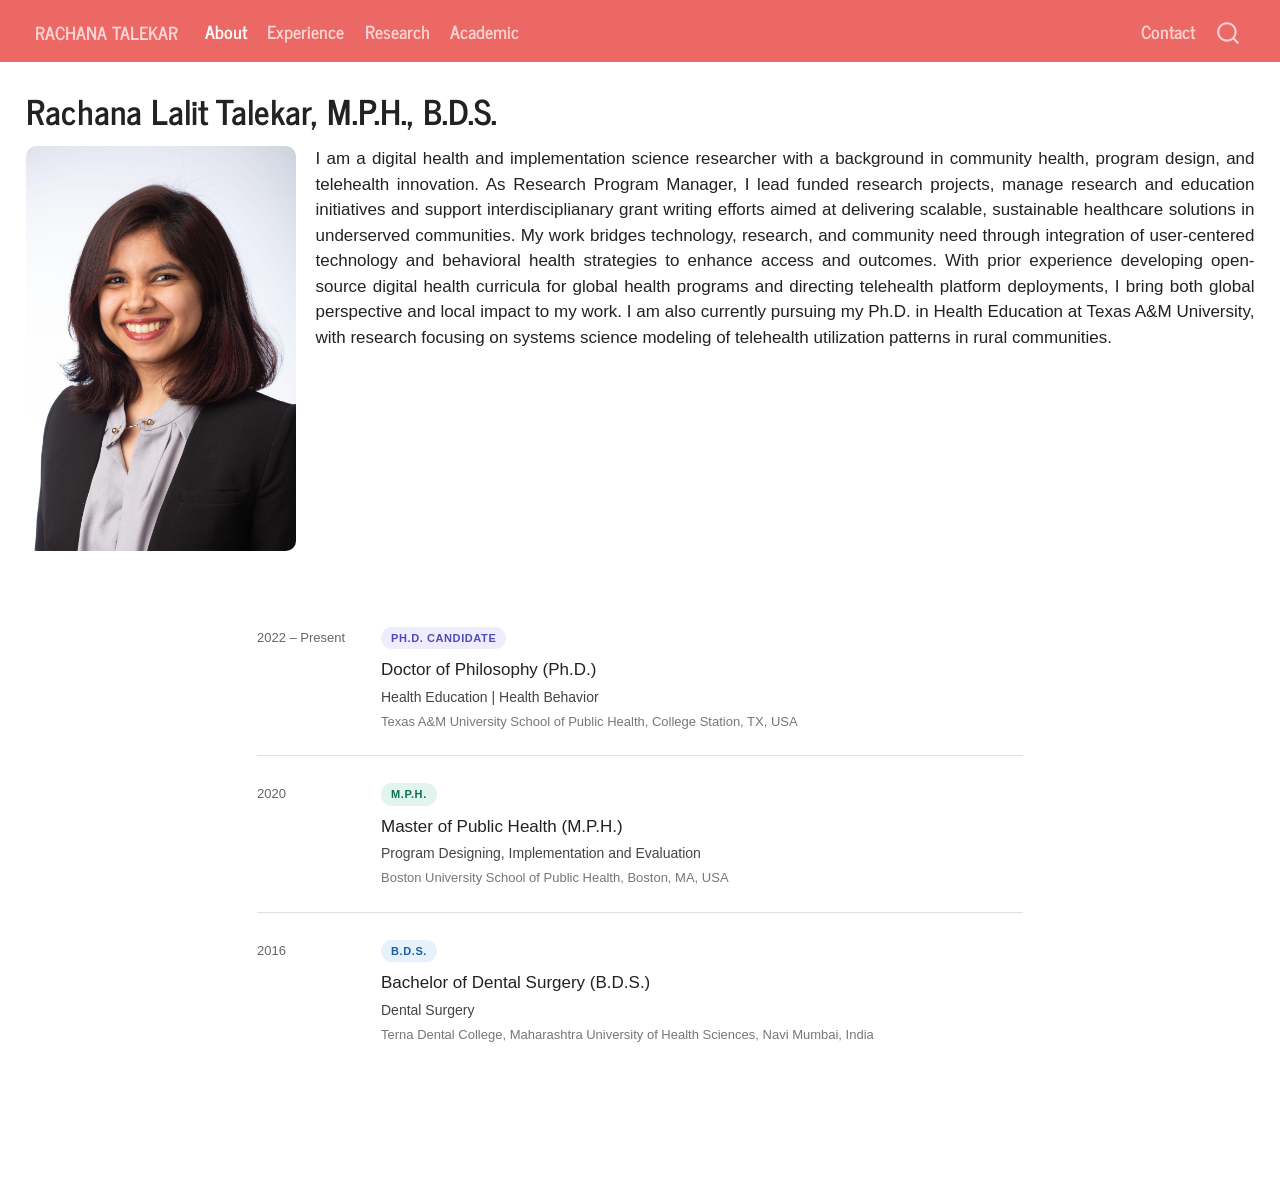
<file: docs/index.html>
<!DOCTYPE html>
<html xmlns="http://www.w3.org/1999/xhtml" lang="en" xml:lang="en"><head>

<meta charset="utf-8">
<meta name="generator" content="quarto-1.8.25">

<meta name="viewport" content="width=device-width, initial-scale=1.0, user-scalable=yes">


<title>Rachana Lalit Talekar, M.P.H., B.D.S. – Rachana Talekar</title>
<style>
code{white-space: pre-wrap;}
span.smallcaps{font-variant: small-caps;}
div.columns{display: flex; gap: min(4vw, 1.5em);}
div.column{flex: auto; overflow-x: auto;}
div.hanging-indent{margin-left: 1.5em; text-indent: -1.5em;}
ul.task-list{list-style: none;}
ul.task-list li input[type="checkbox"] {
  width: 0.8em;
  margin: 0 0.8em 0.2em -1em; /* quarto-specific, see https://github.com/quarto-dev/quarto-cli/issues/4556 */ 
  vertical-align: middle;
}
</style>


<script src="site_libs/quarto-nav/quarto-nav.js"></script>
<script src="site_libs/quarto-nav/headroom.min.js"></script>
<script src="site_libs/clipboard/clipboard.min.js"></script>
<script src="site_libs/quarto-search/autocomplete.umd.js"></script>
<script src="site_libs/quarto-search/fuse.min.js"></script>
<script src="site_libs/quarto-search/quarto-search.js"></script>
<meta name="quarto:offset" content="./">
<script src="site_libs/quarto-html/quarto.js" type="module"></script>
<script src="site_libs/quarto-html/tabsets/tabsets.js" type="module"></script>
<script src="site_libs/quarto-html/axe/axe-check.js" type="module"></script>
<script src="site_libs/quarto-html/popper.min.js"></script>
<script src="site_libs/quarto-html/tippy.umd.min.js"></script>
<script src="site_libs/quarto-html/anchor.min.js"></script>
<link href="site_libs/quarto-html/tippy.css" rel="stylesheet">
<link href="site_libs/quarto-html/quarto-syntax-highlighting-7b89279ff1a6dce999919e0e67d4d9ec.css" rel="stylesheet" id="quarto-text-highlighting-styles">
<script src="site_libs/bootstrap/bootstrap.min.js"></script>
<link href="site_libs/bootstrap/bootstrap-icons.css" rel="stylesheet">
<link href="site_libs/bootstrap/bootstrap-c31dc2146ea9f19d6d24d8f2942b2730.min.css" rel="stylesheet" append-hash="true" id="quarto-bootstrap" data-mode="light">
<script id="quarto-search-options" type="application/json">{
  "location": "navbar",
  "copy-button": false,
  "collapse-after": 3,
  "panel-placement": "end",
  "type": "overlay",
  "limit": 50,
  "keyboard-shortcut": [
    "f",
    "/",
    "s"
  ],
  "show-item-context": false,
  "language": {
    "search-no-results-text": "No results",
    "search-matching-documents-text": "matching documents",
    "search-copy-link-title": "Copy link to search",
    "search-hide-matches-text": "Hide additional matches",
    "search-more-match-text": "more match in this document",
    "search-more-matches-text": "more matches in this document",
    "search-clear-button-title": "Clear",
    "search-text-placeholder": "",
    "search-detached-cancel-button-title": "Cancel",
    "search-submit-button-title": "Submit",
    "search-label": "Search"
  }
}</script>
<style>html{ scroll-behavior: smooth; }</style>


<link rel="stylesheet" href="styles.css">
</head>

<body class="nav-fixed quarto-light">

<div id="quarto-search-results"></div>
  <header id="quarto-header" class="headroom fixed-top">
    <nav class="navbar navbar-expand-lg " data-bs-theme="dark">
      <div class="navbar-container container-fluid">
      <div class="navbar-brand-container mx-auto">
    <a href="./index.html" class="navbar-brand navbar-brand-logo">
    </a>
    <a class="navbar-brand" href="./index.html">
    <span class="navbar-title">Rachana Talekar</span>
    </a>
  </div>
            <div id="quarto-search" class="" title="Search"></div>
          <button class="navbar-toggler" type="button" data-bs-toggle="collapse" data-bs-target="#navbarCollapse" aria-controls="navbarCollapse" role="menu" aria-expanded="false" aria-label="Toggle navigation" onclick="if (window.quartoToggleHeadroom) { window.quartoToggleHeadroom(); }">
  <span class="navbar-toggler-icon"></span>
</button>
          <div class="collapse navbar-collapse" id="navbarCollapse">
            <ul class="navbar-nav navbar-nav-scroll me-auto">
  <li class="nav-item">
    <a class="nav-link active" href="./index.html" aria-current="page"> 
<span class="menu-text">About</span></a>
  </li>  
  <li class="nav-item">
    <a class="nav-link" href="./exp.html"> 
<span class="menu-text">Experience</span></a>
  </li>  
  <li class="nav-item">
    <a class="nav-link" href="./research.html"> 
<span class="menu-text">Research</span></a>
  </li>  
  <li class="nav-item">
    <a class="nav-link" href="./teach.html"> 
<span class="menu-text">Academic</span></a>
  </li>  
</ul>
            <ul class="navbar-nav navbar-nav-scroll ms-auto">
  <li class="nav-item">
    <a class="nav-link" href="./contact.html"> 
<span class="menu-text">Contact</span></a>
  </li>  
</ul>
          </div> <!-- /navcollapse -->
            <div class="quarto-navbar-tools">
</div>
      </div> <!-- /container-fluid -->
    </nav>
</header>
<!-- content -->
<div id="quarto-content" class="quarto-container page-columns page-rows-contents page-layout-full page-navbar">
<!-- sidebar -->
<!-- margin-sidebar -->
    <div id="quarto-margin-sidebar" class="sidebar margin-sidebar zindex-bottom">
        
    </div>
<!-- main -->
<main class="content column-page" id="quarto-document-content">

<header id="title-block-header" class="quarto-title-block default">
<div class="quarto-title">
<h1 class="title"><b>Rachana Lalit Talekar, M.P.H., B.D.S.</b></h1>
</div>



<div class="quarto-title-meta column-page">

    
  
    
  </div>
  


</header>


<style>
.profile-container {
  display: flex;
  flex-wrap: wrap;
  align-items: start;
  gap: 20px;
}

.profile-image {
  max-width: 270px;
  width: 100%;
  height: auto;
  border-radius: 10px;
  object-fit: cover;
  margin-bottom: 15px;
}

.profile-text {
  flex: 1;
  text-align: justify;
}

@media (max-width: 768px) {
  .profile-container {
    flex-direction: column;
    align-items: center;
  }
  
  .profile-image {
    margin-bottom: 20px;
    max-width: 250px;
  }
  
  .profile-text {
    padding: 0 15px;
  }
}
</style>

<div class="profile-container">
  <img src="images/unnamed (1)-01.jpg" class="profile-image" alt="Profile Picture">
  
  <div class="profile-text">
    I am a digital health and implementation science researcher with a background in community health, program design, and telehealth innovation. As Research Program Manager, I lead funded research projects, manage research and education initiatives and support interdisciplianary grant writing efforts aimed at delivering scalable, sustainable healthcare solutions in underserved communities. My work bridges technology, research, and community need through integration of user-centered technology and behavioral health strategies to enhance access and outcomes. With prior experience developing open-source digital health curricula for global health programs and directing telehealth platform deployments, I bring both global perspective and local impact to my work. I am also currently pursuing my Ph.D. in Health Education at Texas A&amp;M University, with research focusing on systems science modeling of telehealth utilization patterns in rural communities.
  </div>
</div>


<style>
.edu-section {
  max-width: 800px;
  margin: 0 auto;
  padding: 2rem 1rem;
}
.edu-card {
  display: flex;
  gap: 24px;
  padding: 24px 0;
  border-bottom: 0.5px solid #e0e0e0;
}
.edu-card:last-child {
  border-bottom: none;
}
.edu-year {
  min-width: 100px;
  font-size: 13px;
  color: #666;
  padding-top: 4px;
}
.edu-badge {
  display: inline-block;
  font-size: 11px;
  font-weight: 600;
  letter-spacing: 0.6px;
  text-transform: uppercase;
  padding: 3px 10px;
  border-radius: 20px;
  margin-bottom: 8px;
}
.badge-phd { background: #EEEDFE; color: #534AB7; }
.badge-mph { background: #E1F5EE; color: #0F6E56; }
.badge-bds { background: #E6F1FB; color: #185FA5; }
.edu-degree {
  font-size: 17px;
  font-weight: 500;
  margin: 0 0 4px;
}
.edu-field {
  font-size: 14px;
  color: #444;
  margin: 0 0 4px;
}
.edu-institution {
  font-size: 13px;
  color: #777;
  margin: 0;
}
</style>

<div class="edu-section">

<div class="edu-card">
  <div class="edu-year">2022 – Present</div>
  <div>
    <span class="edu-badge badge-phd">Ph.D. Candidate</span>
    <p class="edu-degree">Doctor of Philosophy (Ph.D.)</p>
    <p class="edu-field">Health Education | Health Behavior</p>
    <p class="edu-institution">Texas A&amp;M University School of Public Health, College Station, TX, USA</p>
  </div>
</div>

<div class="edu-card">
  <div class="edu-year">2020</div>
  <div>
    <span class="edu-badge badge-mph">M.P.H.</span>
    <p class="edu-degree">Master of Public Health (M.P.H.)</p>
    <p class="edu-field">Program Designing, Implementation and Evaluation</p>
    <p class="edu-institution">Boston University School of Public Health, Boston, MA, USA</p>
  </div>
</div>

<div class="edu-card">
  <div class="edu-year">2016</div>
  <div>
    <span class="edu-badge badge-bds">B.D.S.</span>
    <p class="edu-degree">Bachelor of Dental Surgery (B.D.S.)</p>
    <p class="edu-field">Dental Surgery</p>
    <p class="edu-institution">Terna Dental College, Maharashtra University of Health Sciences, Navi Mumbai, India</p>
  </div>
</div>

</div>



</main> <!-- /main -->
<script id="quarto-html-after-body" type="application/javascript">
  window.document.addEventListener("DOMContentLoaded", function (event) {
    const icon = "";
    const anchorJS = new window.AnchorJS();
    anchorJS.options = {
      placement: 'right',
      icon: icon
    };
    anchorJS.add('.anchored');
    const isCodeAnnotation = (el) => {
      for (const clz of el.classList) {
        if (clz.startsWith('code-annotation-')) {                     
          return true;
        }
      }
      return false;
    }
    const onCopySuccess = function(e) {
      // button target
      const button = e.trigger;
      // don't keep focus
      button.blur();
      // flash "checked"
      button.classList.add('code-copy-button-checked');
      var currentTitle = button.getAttribute("title");
      button.setAttribute("title", "Copied!");
      let tooltip;
      if (window.bootstrap) {
        button.setAttribute("data-bs-toggle", "tooltip");
        button.setAttribute("data-bs-placement", "left");
        button.setAttribute("data-bs-title", "Copied!");
        tooltip = new bootstrap.Tooltip(button, 
          { trigger: "manual", 
            customClass: "code-copy-button-tooltip",
            offset: [0, -8]});
        tooltip.show();    
      }
      setTimeout(function() {
        if (tooltip) {
          tooltip.hide();
          button.removeAttribute("data-bs-title");
          button.removeAttribute("data-bs-toggle");
          button.removeAttribute("data-bs-placement");
        }
        button.setAttribute("title", currentTitle);
        button.classList.remove('code-copy-button-checked');
      }, 1000);
      // clear code selection
      e.clearSelection();
    }
    const getTextToCopy = function(trigger) {
      const outerScaffold = trigger.parentElement.cloneNode(true);
      const codeEl = outerScaffold.querySelector('code');
      for (const childEl of codeEl.children) {
        if (isCodeAnnotation(childEl)) {
          childEl.remove();
        }
      }
      return codeEl.innerText;
    }
    const clipboard = new window.ClipboardJS('.code-copy-button:not([data-in-quarto-modal])', {
      text: getTextToCopy
    });
    clipboard.on('success', onCopySuccess);
    if (window.document.getElementById('quarto-embedded-source-code-modal')) {
      const clipboardModal = new window.ClipboardJS('.code-copy-button[data-in-quarto-modal]', {
        text: getTextToCopy,
        container: window.document.getElementById('quarto-embedded-source-code-modal')
      });
      clipboardModal.on('success', onCopySuccess);
    }
      var localhostRegex = new RegExp(/^(?:http|https):\/\/localhost\:?[0-9]*\//);
      var mailtoRegex = new RegExp(/^mailto:/);
        var filterRegex = new RegExp('/' + window.location.host + '/');
      var isInternal = (href) => {
          return filterRegex.test(href) || localhostRegex.test(href) || mailtoRegex.test(href);
      }
      // Inspect non-navigation links and adorn them if external
     var links = window.document.querySelectorAll('a[href]:not(.nav-link):not(.navbar-brand):not(.toc-action):not(.sidebar-link):not(.sidebar-item-toggle):not(.pagination-link):not(.no-external):not([aria-hidden]):not(.dropdown-item):not(.quarto-navigation-tool):not(.about-link)');
      for (var i=0; i<links.length; i++) {
        const link = links[i];
        if (!isInternal(link.href)) {
          // undo the damage that might have been done by quarto-nav.js in the case of
          // links that we want to consider external
          if (link.dataset.originalHref !== undefined) {
            link.href = link.dataset.originalHref;
          }
            // target, if specified
            link.setAttribute("target", "_blank");
            if (link.getAttribute("rel") === null) {
              link.setAttribute("rel", "noopener");
            }
            // default icon
            link.classList.add("external");
        }
      }
    function tippyHover(el, contentFn, onTriggerFn, onUntriggerFn) {
      const config = {
        allowHTML: true,
        maxWidth: 500,
        delay: 100,
        arrow: false,
        appendTo: function(el) {
            return el.parentElement;
        },
        interactive: true,
        interactiveBorder: 10,
        theme: 'quarto',
        placement: 'bottom-start',
      };
      if (contentFn) {
        config.content = contentFn;
      }
      if (onTriggerFn) {
        config.onTrigger = onTriggerFn;
      }
      if (onUntriggerFn) {
        config.onUntrigger = onUntriggerFn;
      }
      window.tippy(el, config); 
    }
    const noterefs = window.document.querySelectorAll('a[role="doc-noteref"]');
    for (var i=0; i<noterefs.length; i++) {
      const ref = noterefs[i];
      tippyHover(ref, function() {
        // use id or data attribute instead here
        let href = ref.getAttribute('data-footnote-href') || ref.getAttribute('href');
        try { href = new URL(href).hash; } catch {}
        const id = href.replace(/^#\/?/, "");
        const note = window.document.getElementById(id);
        if (note) {
          return note.innerHTML;
        } else {
          return "";
        }
      });
    }
    const xrefs = window.document.querySelectorAll('a.quarto-xref');
    const processXRef = (id, note) => {
      // Strip column container classes
      const stripColumnClz = (el) => {
        el.classList.remove("page-full", "page-columns");
        if (el.children) {
          for (const child of el.children) {
            stripColumnClz(child);
          }
        }
      }
      stripColumnClz(note)
      if (id === null || id.startsWith('sec-')) {
        // Special case sections, only their first couple elements
        const container = document.createElement("div");
        if (note.children && note.children.length > 2) {
          container.appendChild(note.children[0].cloneNode(true));
          for (let i = 1; i < note.children.length; i++) {
            const child = note.children[i];
            if (child.tagName === "P" && child.innerText === "") {
              continue;
            } else {
              container.appendChild(child.cloneNode(true));
              break;
            }
          }
          if (window.Quarto?.typesetMath) {
            window.Quarto.typesetMath(container);
          }
          return container.innerHTML
        } else {
          if (window.Quarto?.typesetMath) {
            window.Quarto.typesetMath(note);
          }
          return note.innerHTML;
        }
      } else {
        // Remove any anchor links if they are present
        const anchorLink = note.querySelector('a.anchorjs-link');
        if (anchorLink) {
          anchorLink.remove();
        }
        if (window.Quarto?.typesetMath) {
          window.Quarto.typesetMath(note);
        }
        if (note.classList.contains("callout")) {
          return note.outerHTML;
        } else {
          return note.innerHTML;
        }
      }
    }
    for (var i=0; i<xrefs.length; i++) {
      const xref = xrefs[i];
      tippyHover(xref, undefined, function(instance) {
        instance.disable();
        let url = xref.getAttribute('href');
        let hash = undefined; 
        if (url.startsWith('#')) {
          hash = url;
        } else {
          try { hash = new URL(url).hash; } catch {}
        }
        if (hash) {
          const id = hash.replace(/^#\/?/, "");
          const note = window.document.getElementById(id);
          if (note !== null) {
            try {
              const html = processXRef(id, note.cloneNode(true));
              instance.setContent(html);
            } finally {
              instance.enable();
              instance.show();
            }
          } else {
            // See if we can fetch this
            fetch(url.split('#')[0])
            .then(res => res.text())
            .then(html => {
              const parser = new DOMParser();
              const htmlDoc = parser.parseFromString(html, "text/html");
              const note = htmlDoc.getElementById(id);
              if (note !== null) {
                const html = processXRef(id, note);
                instance.setContent(html);
              } 
            }).finally(() => {
              instance.enable();
              instance.show();
            });
          }
        } else {
          // See if we can fetch a full url (with no hash to target)
          // This is a special case and we should probably do some content thinning / targeting
          fetch(url)
          .then(res => res.text())
          .then(html => {
            const parser = new DOMParser();
            const htmlDoc = parser.parseFromString(html, "text/html");
            const note = htmlDoc.querySelector('main.content');
            if (note !== null) {
              // This should only happen for chapter cross references
              // (since there is no id in the URL)
              // remove the first header
              if (note.children.length > 0 && note.children[0].tagName === "HEADER") {
                note.children[0].remove();
              }
              const html = processXRef(null, note);
              instance.setContent(html);
            } 
          }).finally(() => {
            instance.enable();
            instance.show();
          });
        }
      }, function(instance) {
      });
    }
        let selectedAnnoteEl;
        const selectorForAnnotation = ( cell, annotation) => {
          let cellAttr = 'data-code-cell="' + cell + '"';
          let lineAttr = 'data-code-annotation="' +  annotation + '"';
          const selector = 'span[' + cellAttr + '][' + lineAttr + ']';
          return selector;
        }
        const selectCodeLines = (annoteEl) => {
          const doc = window.document;
          const targetCell = annoteEl.getAttribute("data-target-cell");
          const targetAnnotation = annoteEl.getAttribute("data-target-annotation");
          const annoteSpan = window.document.querySelector(selectorForAnnotation(targetCell, targetAnnotation));
          const lines = annoteSpan.getAttribute("data-code-lines").split(",");
          const lineIds = lines.map((line) => {
            return targetCell + "-" + line;
          })
          let top = null;
          let height = null;
          let parent = null;
          if (lineIds.length > 0) {
              //compute the position of the single el (top and bottom and make a div)
              const el = window.document.getElementById(lineIds[0]);
              top = el.offsetTop;
              height = el.offsetHeight;
              parent = el.parentElement.parentElement;
            if (lineIds.length > 1) {
              const lastEl = window.document.getElementById(lineIds[lineIds.length - 1]);
              const bottom = lastEl.offsetTop + lastEl.offsetHeight;
              height = bottom - top;
            }
            if (top !== null && height !== null && parent !== null) {
              // cook up a div (if necessary) and position it 
              let div = window.document.getElementById("code-annotation-line-highlight");
              if (div === null) {
                div = window.document.createElement("div");
                div.setAttribute("id", "code-annotation-line-highlight");
                div.style.position = 'absolute';
                parent.appendChild(div);
              }
              div.style.top = top - 2 + "px";
              div.style.height = height + 4 + "px";
              div.style.left = 0;
              let gutterDiv = window.document.getElementById("code-annotation-line-highlight-gutter");
              if (gutterDiv === null) {
                gutterDiv = window.document.createElement("div");
                gutterDiv.setAttribute("id", "code-annotation-line-highlight-gutter");
                gutterDiv.style.position = 'absolute';
                const codeCell = window.document.getElementById(targetCell);
                const gutter = codeCell.querySelector('.code-annotation-gutter');
                gutter.appendChild(gutterDiv);
              }
              gutterDiv.style.top = top - 2 + "px";
              gutterDiv.style.height = height + 4 + "px";
            }
            selectedAnnoteEl = annoteEl;
          }
        };
        const unselectCodeLines = () => {
          const elementsIds = ["code-annotation-line-highlight", "code-annotation-line-highlight-gutter"];
          elementsIds.forEach((elId) => {
            const div = window.document.getElementById(elId);
            if (div) {
              div.remove();
            }
          });
          selectedAnnoteEl = undefined;
        };
          // Handle positioning of the toggle
      window.addEventListener(
        "resize",
        throttle(() => {
          elRect = undefined;
          if (selectedAnnoteEl) {
            selectCodeLines(selectedAnnoteEl);
          }
        }, 10)
      );
      function throttle(fn, ms) {
      let throttle = false;
      let timer;
        return (...args) => {
          if(!throttle) { // first call gets through
              fn.apply(this, args);
              throttle = true;
          } else { // all the others get throttled
              if(timer) clearTimeout(timer); // cancel #2
              timer = setTimeout(() => {
                fn.apply(this, args);
                timer = throttle = false;
              }, ms);
          }
        };
      }
        // Attach click handler to the DT
        const annoteDls = window.document.querySelectorAll('dt[data-target-cell]');
        for (const annoteDlNode of annoteDls) {
          annoteDlNode.addEventListener('click', (event) => {
            const clickedEl = event.target;
            if (clickedEl !== selectedAnnoteEl) {
              unselectCodeLines();
              const activeEl = window.document.querySelector('dt[data-target-cell].code-annotation-active');
              if (activeEl) {
                activeEl.classList.remove('code-annotation-active');
              }
              selectCodeLines(clickedEl);
              clickedEl.classList.add('code-annotation-active');
            } else {
              // Unselect the line
              unselectCodeLines();
              clickedEl.classList.remove('code-annotation-active');
            }
          });
        }
    const findCites = (el) => {
      const parentEl = el.parentElement;
      if (parentEl) {
        const cites = parentEl.dataset.cites;
        if (cites) {
          return {
            el,
            cites: cites.split(' ')
          };
        } else {
          return findCites(el.parentElement)
        }
      } else {
        return undefined;
      }
    };
    var bibliorefs = window.document.querySelectorAll('a[role="doc-biblioref"]');
    for (var i=0; i<bibliorefs.length; i++) {
      const ref = bibliorefs[i];
      const citeInfo = findCites(ref);
      if (citeInfo) {
        tippyHover(citeInfo.el, function() {
          var popup = window.document.createElement('div');
          citeInfo.cites.forEach(function(cite) {
            var citeDiv = window.document.createElement('div');
            citeDiv.classList.add('hanging-indent');
            citeDiv.classList.add('csl-entry');
            var biblioDiv = window.document.getElementById('ref-' + cite);
            if (biblioDiv) {
              citeDiv.innerHTML = biblioDiv.innerHTML;
            }
            popup.appendChild(citeDiv);
          });
          return popup.innerHTML;
        });
      }
    }
  });
  </script>
</div> <!-- /content -->




<script src="site_libs/quarto-html/zenscroll-min.js"></script>
</body></html>
</file>
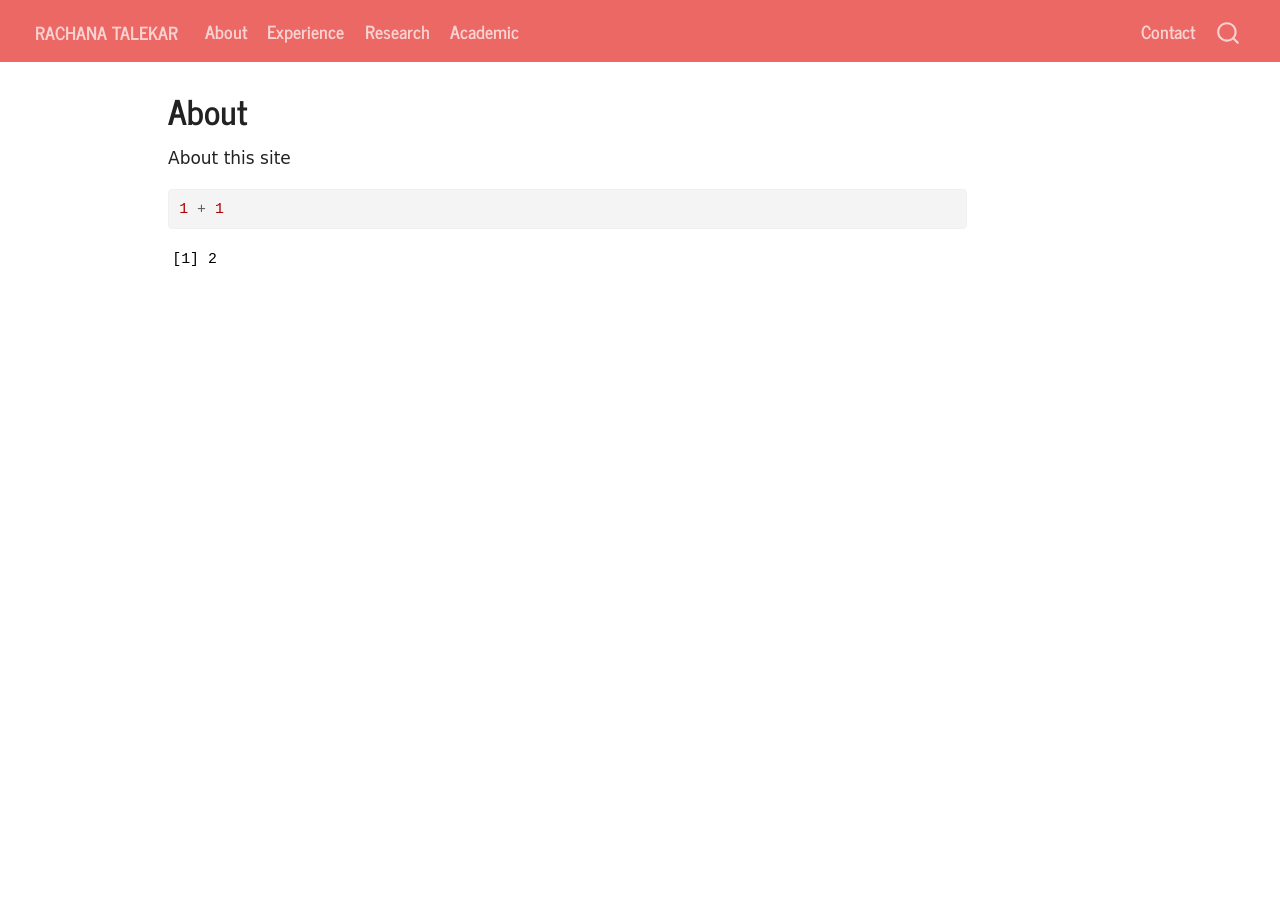
<file: docs/about.html>
<!DOCTYPE html>
<html xmlns="http://www.w3.org/1999/xhtml" lang="en" xml:lang="en"><head>

<meta charset="utf-8">
<meta name="generator" content="quarto-1.8.25">

<meta name="viewport" content="width=device-width, initial-scale=1.0, user-scalable=yes">


<title>About – Rachana Talekar</title>
<style>
code{white-space: pre-wrap;}
span.smallcaps{font-variant: small-caps;}
div.columns{display: flex; gap: min(4vw, 1.5em);}
div.column{flex: auto; overflow-x: auto;}
div.hanging-indent{margin-left: 1.5em; text-indent: -1.5em;}
ul.task-list{list-style: none;}
ul.task-list li input[type="checkbox"] {
  width: 0.8em;
  margin: 0 0.8em 0.2em -1em; /* quarto-specific, see https://github.com/quarto-dev/quarto-cli/issues/4556 */ 
  vertical-align: middle;
}
/* CSS for syntax highlighting */
html { -webkit-text-size-adjust: 100%; }
pre > code.sourceCode { white-space: pre; position: relative; }
pre > code.sourceCode > span { display: inline-block; line-height: 1.25; }
pre > code.sourceCode > span:empty { height: 1.2em; }
.sourceCode { overflow: visible; }
code.sourceCode > span { color: inherit; text-decoration: inherit; }
div.sourceCode { margin: 1em 0; }
pre.sourceCode { margin: 0; }
@media screen {
div.sourceCode { overflow: auto; }
}
@media print {
pre > code.sourceCode { white-space: pre-wrap; }
pre > code.sourceCode > span { text-indent: -5em; padding-left: 5em; }
}
pre.numberSource code
  { counter-reset: source-line 0; }
pre.numberSource code > span
  { position: relative; left: -4em; counter-increment: source-line; }
pre.numberSource code > span > a:first-child::before
  { content: counter(source-line);
    position: relative; left: -1em; text-align: right; vertical-align: baseline;
    border: none; display: inline-block;
    -webkit-touch-callout: none; -webkit-user-select: none;
    -khtml-user-select: none; -moz-user-select: none;
    -ms-user-select: none; user-select: none;
    padding: 0 4px; width: 4em;
  }
pre.numberSource { margin-left: 3em;  padding-left: 4px; }
div.sourceCode
  {   }
@media screen {
pre > code.sourceCode > span > a:first-child::before { text-decoration: underline; }
}
</style>


<script src="site_libs/quarto-nav/quarto-nav.js"></script>
<script src="site_libs/quarto-nav/headroom.min.js"></script>
<script src="site_libs/clipboard/clipboard.min.js"></script>
<script src="site_libs/quarto-search/autocomplete.umd.js"></script>
<script src="site_libs/quarto-search/fuse.min.js"></script>
<script src="site_libs/quarto-search/quarto-search.js"></script>
<meta name="quarto:offset" content="./">
<script src="site_libs/quarto-html/quarto.js" type="module"></script>
<script src="site_libs/quarto-html/tabsets/tabsets.js" type="module"></script>
<script src="site_libs/quarto-html/axe/axe-check.js" type="module"></script>
<script src="site_libs/quarto-html/popper.min.js"></script>
<script src="site_libs/quarto-html/tippy.umd.min.js"></script>
<script src="site_libs/quarto-html/anchor.min.js"></script>
<link href="site_libs/quarto-html/tippy.css" rel="stylesheet">
<link href="site_libs/quarto-html/quarto-syntax-highlighting-7b89279ff1a6dce999919e0e67d4d9ec.css" rel="stylesheet" id="quarto-text-highlighting-styles">
<script src="site_libs/bootstrap/bootstrap.min.js"></script>
<link href="site_libs/bootstrap/bootstrap-icons.css" rel="stylesheet">
<link href="site_libs/bootstrap/bootstrap-df2bd1d07bf4883407515dbd16791c74.min.css" rel="stylesheet" append-hash="true" id="quarto-bootstrap" data-mode="light">
<script id="quarto-search-options" type="application/json">{
  "location": "navbar",
  "copy-button": false,
  "collapse-after": 3,
  "panel-placement": "end",
  "type": "overlay",
  "limit": 50,
  "keyboard-shortcut": [
    "f",
    "/",
    "s"
  ],
  "show-item-context": false,
  "language": {
    "search-no-results-text": "No results",
    "search-matching-documents-text": "matching documents",
    "search-copy-link-title": "Copy link to search",
    "search-hide-matches-text": "Hide additional matches",
    "search-more-match-text": "more match in this document",
    "search-more-matches-text": "more matches in this document",
    "search-clear-button-title": "Clear",
    "search-text-placeholder": "",
    "search-detached-cancel-button-title": "Cancel",
    "search-submit-button-title": "Submit",
    "search-label": "Search"
  }
}</script>


<link rel="stylesheet" href="styles.css">
</head>

<body class="nav-fixed quarto-light">

<div id="quarto-search-results"></div>
  <header id="quarto-header" class="headroom fixed-top">
    <nav class="navbar navbar-expand-lg " data-bs-theme="dark">
      <div class="navbar-container container-fluid">
      <div class="navbar-brand-container mx-auto">
    <a href="./index.html" class="navbar-brand navbar-brand-logo">
    </a>
    <a class="navbar-brand" href="./index.html">
    <span class="navbar-title">Rachana Talekar</span>
    </a>
  </div>
            <div id="quarto-search" class="" title="Search"></div>
          <button class="navbar-toggler" type="button" data-bs-toggle="collapse" data-bs-target="#navbarCollapse" aria-controls="navbarCollapse" role="menu" aria-expanded="false" aria-label="Toggle navigation" onclick="if (window.quartoToggleHeadroom) { window.quartoToggleHeadroom(); }">
  <span class="navbar-toggler-icon"></span>
</button>
          <div class="collapse navbar-collapse" id="navbarCollapse">
            <ul class="navbar-nav navbar-nav-scroll me-auto">
  <li class="nav-item">
    <a class="nav-link" href="./index.html"> 
<span class="menu-text">About</span></a>
  </li>  
  <li class="nav-item">
    <a class="nav-link" href="./exp.qmd"> 
<span class="menu-text">Experience</span></a>
  </li>  
  <li class="nav-item">
    <a class="nav-link" href="./research.qmd"> 
<span class="menu-text">Research</span></a>
  </li>  
  <li class="nav-item">
    <a class="nav-link" href="./teach.qmd"> 
<span class="menu-text">Academic</span></a>
  </li>  
</ul>
            <ul class="navbar-nav navbar-nav-scroll ms-auto">
  <li class="nav-item">
    <a class="nav-link" href="./contact.qmd"> 
<span class="menu-text">Contact</span></a>
  </li>  
</ul>
          </div> <!-- /navcollapse -->
            <div class="quarto-navbar-tools">
</div>
      </div> <!-- /container-fluid -->
    </nav>
</header>
<!-- content -->
<div id="quarto-content" class="quarto-container page-columns page-rows-contents page-layout-article page-navbar">
<!-- sidebar -->
<!-- margin-sidebar -->
    <div id="quarto-margin-sidebar" class="sidebar margin-sidebar zindex-bottom">
        
    </div>
<!-- main -->
<main class="content" id="quarto-document-content">

<header id="title-block-header" class="quarto-title-block default">
<div class="quarto-title">
<h1 class="title">About</h1>
</div>



<div class="quarto-title-meta">

    
  
    
  </div>
  


</header>


<p>About this site</p>
<div class="cell">
<div class="code-copy-outer-scaffold"><div class="sourceCode cell-code" id="cb1"><pre class="sourceCode r code-with-copy"><code class="sourceCode r"><span id="cb1-1"><a href="#cb1-1" aria-hidden="true" tabindex="-1"></a><span class="dv">1</span> <span class="sc">+</span> <span class="dv">1</span></span></code></pre></div><button title="Copy to Clipboard" class="code-copy-button"><i class="bi"></i></button></div>
<div class="cell-output cell-output-stdout">
<pre><code>[1] 2</code></pre>
</div>
</div>



</main> <!-- /main -->
<script id="quarto-html-after-body" type="application/javascript">
  window.document.addEventListener("DOMContentLoaded", function (event) {
    const icon = "";
    const anchorJS = new window.AnchorJS();
    anchorJS.options = {
      placement: 'right',
      icon: icon
    };
    anchorJS.add('.anchored');
    const isCodeAnnotation = (el) => {
      for (const clz of el.classList) {
        if (clz.startsWith('code-annotation-')) {                     
          return true;
        }
      }
      return false;
    }
    const onCopySuccess = function(e) {
      // button target
      const button = e.trigger;
      // don't keep focus
      button.blur();
      // flash "checked"
      button.classList.add('code-copy-button-checked');
      var currentTitle = button.getAttribute("title");
      button.setAttribute("title", "Copied!");
      let tooltip;
      if (window.bootstrap) {
        button.setAttribute("data-bs-toggle", "tooltip");
        button.setAttribute("data-bs-placement", "left");
        button.setAttribute("data-bs-title", "Copied!");
        tooltip = new bootstrap.Tooltip(button, 
          { trigger: "manual", 
            customClass: "code-copy-button-tooltip",
            offset: [0, -8]});
        tooltip.show();    
      }
      setTimeout(function() {
        if (tooltip) {
          tooltip.hide();
          button.removeAttribute("data-bs-title");
          button.removeAttribute("data-bs-toggle");
          button.removeAttribute("data-bs-placement");
        }
        button.setAttribute("title", currentTitle);
        button.classList.remove('code-copy-button-checked');
      }, 1000);
      // clear code selection
      e.clearSelection();
    }
    const getTextToCopy = function(trigger) {
      const outerScaffold = trigger.parentElement.cloneNode(true);
      const codeEl = outerScaffold.querySelector('code');
      for (const childEl of codeEl.children) {
        if (isCodeAnnotation(childEl)) {
          childEl.remove();
        }
      }
      return codeEl.innerText;
    }
    const clipboard = new window.ClipboardJS('.code-copy-button:not([data-in-quarto-modal])', {
      text: getTextToCopy
    });
    clipboard.on('success', onCopySuccess);
    if (window.document.getElementById('quarto-embedded-source-code-modal')) {
      const clipboardModal = new window.ClipboardJS('.code-copy-button[data-in-quarto-modal]', {
        text: getTextToCopy,
        container: window.document.getElementById('quarto-embedded-source-code-modal')
      });
      clipboardModal.on('success', onCopySuccess);
    }
      var localhostRegex = new RegExp(/^(?:http|https):\/\/localhost\:?[0-9]*\//);
      var mailtoRegex = new RegExp(/^mailto:/);
        var filterRegex = new RegExp('/' + window.location.host + '/');
      var isInternal = (href) => {
          return filterRegex.test(href) || localhostRegex.test(href) || mailtoRegex.test(href);
      }
      // Inspect non-navigation links and adorn them if external
     var links = window.document.querySelectorAll('a[href]:not(.nav-link):not(.navbar-brand):not(.toc-action):not(.sidebar-link):not(.sidebar-item-toggle):not(.pagination-link):not(.no-external):not([aria-hidden]):not(.dropdown-item):not(.quarto-navigation-tool):not(.about-link)');
      for (var i=0; i<links.length; i++) {
        const link = links[i];
        if (!isInternal(link.href)) {
          // undo the damage that might have been done by quarto-nav.js in the case of
          // links that we want to consider external
          if (link.dataset.originalHref !== undefined) {
            link.href = link.dataset.originalHref;
          }
        }
      }
    function tippyHover(el, contentFn, onTriggerFn, onUntriggerFn) {
      const config = {
        allowHTML: true,
        maxWidth: 500,
        delay: 100,
        arrow: false,
        appendTo: function(el) {
            return el.parentElement;
        },
        interactive: true,
        interactiveBorder: 10,
        theme: 'quarto',
        placement: 'bottom-start',
      };
      if (contentFn) {
        config.content = contentFn;
      }
      if (onTriggerFn) {
        config.onTrigger = onTriggerFn;
      }
      if (onUntriggerFn) {
        config.onUntrigger = onUntriggerFn;
      }
      window.tippy(el, config); 
    }
    const noterefs = window.document.querySelectorAll('a[role="doc-noteref"]');
    for (var i=0; i<noterefs.length; i++) {
      const ref = noterefs[i];
      tippyHover(ref, function() {
        // use id or data attribute instead here
        let href = ref.getAttribute('data-footnote-href') || ref.getAttribute('href');
        try { href = new URL(href).hash; } catch {}
        const id = href.replace(/^#\/?/, "");
        const note = window.document.getElementById(id);
        if (note) {
          return note.innerHTML;
        } else {
          return "";
        }
      });
    }
    const xrefs = window.document.querySelectorAll('a.quarto-xref');
    const processXRef = (id, note) => {
      // Strip column container classes
      const stripColumnClz = (el) => {
        el.classList.remove("page-full", "page-columns");
        if (el.children) {
          for (const child of el.children) {
            stripColumnClz(child);
          }
        }
      }
      stripColumnClz(note)
      if (id === null || id.startsWith('sec-')) {
        // Special case sections, only their first couple elements
        const container = document.createElement("div");
        if (note.children && note.children.length > 2) {
          container.appendChild(note.children[0].cloneNode(true));
          for (let i = 1; i < note.children.length; i++) {
            const child = note.children[i];
            if (child.tagName === "P" && child.innerText === "") {
              continue;
            } else {
              container.appendChild(child.cloneNode(true));
              break;
            }
          }
          if (window.Quarto?.typesetMath) {
            window.Quarto.typesetMath(container);
          }
          return container.innerHTML
        } else {
          if (window.Quarto?.typesetMath) {
            window.Quarto.typesetMath(note);
          }
          return note.innerHTML;
        }
      } else {
        // Remove any anchor links if they are present
        const anchorLink = note.querySelector('a.anchorjs-link');
        if (anchorLink) {
          anchorLink.remove();
        }
        if (window.Quarto?.typesetMath) {
          window.Quarto.typesetMath(note);
        }
        if (note.classList.contains("callout")) {
          return note.outerHTML;
        } else {
          return note.innerHTML;
        }
      }
    }
    for (var i=0; i<xrefs.length; i++) {
      const xref = xrefs[i];
      tippyHover(xref, undefined, function(instance) {
        instance.disable();
        let url = xref.getAttribute('href');
        let hash = undefined; 
        if (url.startsWith('#')) {
          hash = url;
        } else {
          try { hash = new URL(url).hash; } catch {}
        }
        if (hash) {
          const id = hash.replace(/^#\/?/, "");
          const note = window.document.getElementById(id);
          if (note !== null) {
            try {
              const html = processXRef(id, note.cloneNode(true));
              instance.setContent(html);
            } finally {
              instance.enable();
              instance.show();
            }
          } else {
            // See if we can fetch this
            fetch(url.split('#')[0])
            .then(res => res.text())
            .then(html => {
              const parser = new DOMParser();
              const htmlDoc = parser.parseFromString(html, "text/html");
              const note = htmlDoc.getElementById(id);
              if (note !== null) {
                const html = processXRef(id, note);
                instance.setContent(html);
              } 
            }).finally(() => {
              instance.enable();
              instance.show();
            });
          }
        } else {
          // See if we can fetch a full url (with no hash to target)
          // This is a special case and we should probably do some content thinning / targeting
          fetch(url)
          .then(res => res.text())
          .then(html => {
            const parser = new DOMParser();
            const htmlDoc = parser.parseFromString(html, "text/html");
            const note = htmlDoc.querySelector('main.content');
            if (note !== null) {
              // This should only happen for chapter cross references
              // (since there is no id in the URL)
              // remove the first header
              if (note.children.length > 0 && note.children[0].tagName === "HEADER") {
                note.children[0].remove();
              }
              const html = processXRef(null, note);
              instance.setContent(html);
            } 
          }).finally(() => {
            instance.enable();
            instance.show();
          });
        }
      }, function(instance) {
      });
    }
        let selectedAnnoteEl;
        const selectorForAnnotation = ( cell, annotation) => {
          let cellAttr = 'data-code-cell="' + cell + '"';
          let lineAttr = 'data-code-annotation="' +  annotation + '"';
          const selector = 'span[' + cellAttr + '][' + lineAttr + ']';
          return selector;
        }
        const selectCodeLines = (annoteEl) => {
          const doc = window.document;
          const targetCell = annoteEl.getAttribute("data-target-cell");
          const targetAnnotation = annoteEl.getAttribute("data-target-annotation");
          const annoteSpan = window.document.querySelector(selectorForAnnotation(targetCell, targetAnnotation));
          const lines = annoteSpan.getAttribute("data-code-lines").split(",");
          const lineIds = lines.map((line) => {
            return targetCell + "-" + line;
          })
          let top = null;
          let height = null;
          let parent = null;
          if (lineIds.length > 0) {
              //compute the position of the single el (top and bottom and make a div)
              const el = window.document.getElementById(lineIds[0]);
              top = el.offsetTop;
              height = el.offsetHeight;
              parent = el.parentElement.parentElement;
            if (lineIds.length > 1) {
              const lastEl = window.document.getElementById(lineIds[lineIds.length - 1]);
              const bottom = lastEl.offsetTop + lastEl.offsetHeight;
              height = bottom - top;
            }
            if (top !== null && height !== null && parent !== null) {
              // cook up a div (if necessary) and position it 
              let div = window.document.getElementById("code-annotation-line-highlight");
              if (div === null) {
                div = window.document.createElement("div");
                div.setAttribute("id", "code-annotation-line-highlight");
                div.style.position = 'absolute';
                parent.appendChild(div);
              }
              div.style.top = top - 2 + "px";
              div.style.height = height + 4 + "px";
              div.style.left = 0;
              let gutterDiv = window.document.getElementById("code-annotation-line-highlight-gutter");
              if (gutterDiv === null) {
                gutterDiv = window.document.createElement("div");
                gutterDiv.setAttribute("id", "code-annotation-line-highlight-gutter");
                gutterDiv.style.position = 'absolute';
                const codeCell = window.document.getElementById(targetCell);
                const gutter = codeCell.querySelector('.code-annotation-gutter');
                gutter.appendChild(gutterDiv);
              }
              gutterDiv.style.top = top - 2 + "px";
              gutterDiv.style.height = height + 4 + "px";
            }
            selectedAnnoteEl = annoteEl;
          }
        };
        const unselectCodeLines = () => {
          const elementsIds = ["code-annotation-line-highlight", "code-annotation-line-highlight-gutter"];
          elementsIds.forEach((elId) => {
            const div = window.document.getElementById(elId);
            if (div) {
              div.remove();
            }
          });
          selectedAnnoteEl = undefined;
        };
          // Handle positioning of the toggle
      window.addEventListener(
        "resize",
        throttle(() => {
          elRect = undefined;
          if (selectedAnnoteEl) {
            selectCodeLines(selectedAnnoteEl);
          }
        }, 10)
      );
      function throttle(fn, ms) {
      let throttle = false;
      let timer;
        return (...args) => {
          if(!throttle) { // first call gets through
              fn.apply(this, args);
              throttle = true;
          } else { // all the others get throttled
              if(timer) clearTimeout(timer); // cancel #2
              timer = setTimeout(() => {
                fn.apply(this, args);
                timer = throttle = false;
              }, ms);
          }
        };
      }
        // Attach click handler to the DT
        const annoteDls = window.document.querySelectorAll('dt[data-target-cell]');
        for (const annoteDlNode of annoteDls) {
          annoteDlNode.addEventListener('click', (event) => {
            const clickedEl = event.target;
            if (clickedEl !== selectedAnnoteEl) {
              unselectCodeLines();
              const activeEl = window.document.querySelector('dt[data-target-cell].code-annotation-active');
              if (activeEl) {
                activeEl.classList.remove('code-annotation-active');
              }
              selectCodeLines(clickedEl);
              clickedEl.classList.add('code-annotation-active');
            } else {
              // Unselect the line
              unselectCodeLines();
              clickedEl.classList.remove('code-annotation-active');
            }
          });
        }
    const findCites = (el) => {
      const parentEl = el.parentElement;
      if (parentEl) {
        const cites = parentEl.dataset.cites;
        if (cites) {
          return {
            el,
            cites: cites.split(' ')
          };
        } else {
          return findCites(el.parentElement)
        }
      } else {
        return undefined;
      }
    };
    var bibliorefs = window.document.querySelectorAll('a[role="doc-biblioref"]');
    for (var i=0; i<bibliorefs.length; i++) {
      const ref = bibliorefs[i];
      const citeInfo = findCites(ref);
      if (citeInfo) {
        tippyHover(citeInfo.el, function() {
          var popup = window.document.createElement('div');
          citeInfo.cites.forEach(function(cite) {
            var citeDiv = window.document.createElement('div');
            citeDiv.classList.add('hanging-indent');
            citeDiv.classList.add('csl-entry');
            var biblioDiv = window.document.getElementById('ref-' + cite);
            if (biblioDiv) {
              citeDiv.innerHTML = biblioDiv.innerHTML;
            }
            popup.appendChild(citeDiv);
          });
          return popup.innerHTML;
        });
      }
    }
  });
  </script>
</div> <!-- /content -->




</body></html>
</file>
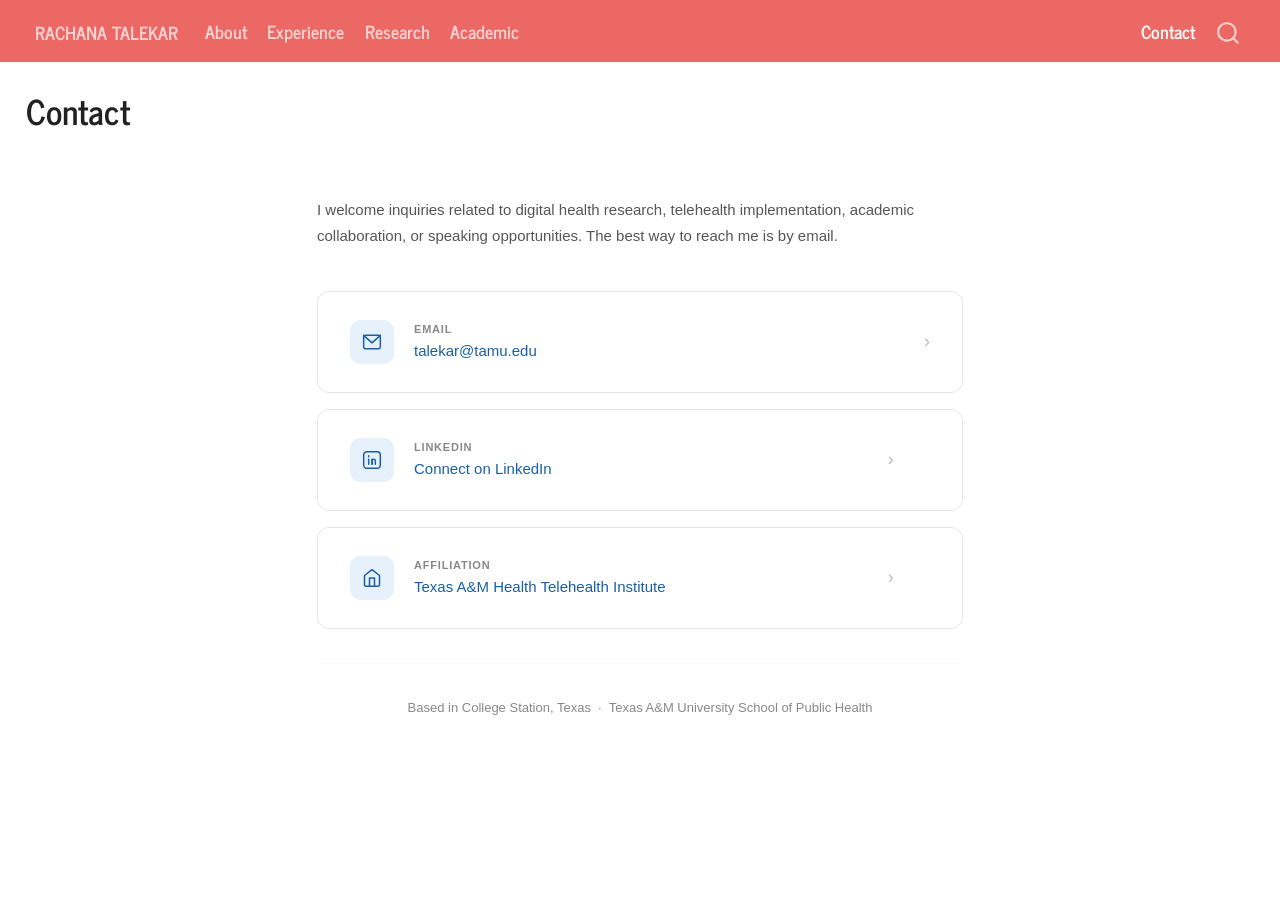
<file: docs/contact.html>
<!DOCTYPE html>
<html xmlns="http://www.w3.org/1999/xhtml" lang="en" xml:lang="en"><head>

<meta charset="utf-8">
<meta name="generator" content="quarto-1.8.25">

<meta name="viewport" content="width=device-width, initial-scale=1.0, user-scalable=yes">


<title>Contact – Rachana Talekar</title>
<style>
code{white-space: pre-wrap;}
span.smallcaps{font-variant: small-caps;}
div.columns{display: flex; gap: min(4vw, 1.5em);}
div.column{flex: auto; overflow-x: auto;}
div.hanging-indent{margin-left: 1.5em; text-indent: -1.5em;}
ul.task-list{list-style: none;}
ul.task-list li input[type="checkbox"] {
  width: 0.8em;
  margin: 0 0.8em 0.2em -1em; /* quarto-specific, see https://github.com/quarto-dev/quarto-cli/issues/4556 */ 
  vertical-align: middle;
}
</style>


<script src="site_libs/quarto-nav/quarto-nav.js"></script>
<script src="site_libs/quarto-nav/headroom.min.js"></script>
<script src="site_libs/clipboard/clipboard.min.js"></script>
<script src="site_libs/quarto-search/autocomplete.umd.js"></script>
<script src="site_libs/quarto-search/fuse.min.js"></script>
<script src="site_libs/quarto-search/quarto-search.js"></script>
<meta name="quarto:offset" content="./">
<script src="site_libs/quarto-html/quarto.js" type="module"></script>
<script src="site_libs/quarto-html/tabsets/tabsets.js" type="module"></script>
<script src="site_libs/quarto-html/axe/axe-check.js" type="module"></script>
<script src="site_libs/quarto-html/popper.min.js"></script>
<script src="site_libs/quarto-html/tippy.umd.min.js"></script>
<script src="site_libs/quarto-html/anchor.min.js"></script>
<link href="site_libs/quarto-html/tippy.css" rel="stylesheet">
<link href="site_libs/quarto-html/quarto-syntax-highlighting-7b89279ff1a6dce999919e0e67d4d9ec.css" rel="stylesheet" id="quarto-text-highlighting-styles">
<script src="site_libs/bootstrap/bootstrap.min.js"></script>
<link href="site_libs/bootstrap/bootstrap-icons.css" rel="stylesheet">
<link href="site_libs/bootstrap/bootstrap-c31dc2146ea9f19d6d24d8f2942b2730.min.css" rel="stylesheet" append-hash="true" id="quarto-bootstrap" data-mode="light">
<script id="quarto-search-options" type="application/json">{
  "location": "navbar",
  "copy-button": false,
  "collapse-after": 3,
  "panel-placement": "end",
  "type": "overlay",
  "limit": 50,
  "keyboard-shortcut": [
    "f",
    "/",
    "s"
  ],
  "show-item-context": false,
  "language": {
    "search-no-results-text": "No results",
    "search-matching-documents-text": "matching documents",
    "search-copy-link-title": "Copy link to search",
    "search-hide-matches-text": "Hide additional matches",
    "search-more-match-text": "more match in this document",
    "search-more-matches-text": "more matches in this document",
    "search-clear-button-title": "Clear",
    "search-text-placeholder": "",
    "search-detached-cancel-button-title": "Cancel",
    "search-submit-button-title": "Submit",
    "search-label": "Search"
  }
}</script>
<style>html{ scroll-behavior: smooth; }</style>


<link rel="stylesheet" href="styles.css">
</head>

<body class="nav-fixed quarto-light">

<div id="quarto-search-results"></div>
  <header id="quarto-header" class="headroom fixed-top">
    <nav class="navbar navbar-expand-lg " data-bs-theme="dark">
      <div class="navbar-container container-fluid">
      <div class="navbar-brand-container mx-auto">
    <a href="./index.html" class="navbar-brand navbar-brand-logo">
    </a>
    <a class="navbar-brand" href="./index.html">
    <span class="navbar-title">Rachana Talekar</span>
    </a>
  </div>
            <div id="quarto-search" class="" title="Search"></div>
          <button class="navbar-toggler" type="button" data-bs-toggle="collapse" data-bs-target="#navbarCollapse" aria-controls="navbarCollapse" role="menu" aria-expanded="false" aria-label="Toggle navigation" onclick="if (window.quartoToggleHeadroom) { window.quartoToggleHeadroom(); }">
  <span class="navbar-toggler-icon"></span>
</button>
          <div class="collapse navbar-collapse" id="navbarCollapse">
            <ul class="navbar-nav navbar-nav-scroll me-auto">
  <li class="nav-item">
    <a class="nav-link" href="./index.html"> 
<span class="menu-text">About</span></a>
  </li>  
  <li class="nav-item">
    <a class="nav-link" href="./exp.html"> 
<span class="menu-text">Experience</span></a>
  </li>  
  <li class="nav-item">
    <a class="nav-link" href="./research.html"> 
<span class="menu-text">Research</span></a>
  </li>  
  <li class="nav-item">
    <a class="nav-link" href="./teach.html"> 
<span class="menu-text">Academic</span></a>
  </li>  
</ul>
            <ul class="navbar-nav navbar-nav-scroll ms-auto">
  <li class="nav-item">
    <a class="nav-link active" href="./contact.html" aria-current="page"> 
<span class="menu-text">Contact</span></a>
  </li>  
</ul>
          </div> <!-- /navcollapse -->
            <div class="quarto-navbar-tools">
</div>
      </div> <!-- /container-fluid -->
    </nav>
</header>
<!-- content -->
<div id="quarto-content" class="quarto-container page-columns page-rows-contents page-layout-full page-navbar">
<!-- sidebar -->
<!-- margin-sidebar -->
    <div id="quarto-margin-sidebar" class="sidebar margin-sidebar zindex-bottom">
        
    </div>
<!-- main -->
<main class="content column-page" id="quarto-document-content">

<header id="title-block-header" class="quarto-title-block default">
<div class="quarto-title">
<h1 class="title">Contact</h1>
</div>



<div class="quarto-title-meta column-page">

    
  
    
  </div>
  


</header>


<style>
.contact-layout {
  max-width: 680px;
  margin: 0 auto;
  padding: 3rem 1rem;
}
.contact-intro {
  font-size: 15px;
  color: #555;
  line-height: 1.7;
  margin-bottom: 2.5rem;
}
.contact-card {
  border: 0.5px solid #e5e5e5;
  border-radius: 12px;
  padding: 28px 32px;
  background: #fff;
  margin-bottom: 16px;
  display: flex;
  align-items: center;
  gap: 20px;
  text-decoration: none;
  transition: border-color 0.15s;
}
.contact-card:hover {
  border-color: #85B7EB;
}
.contact-icon {
  width: 44px;
  height: 44px;
  border-radius: 10px;
  background: #E6F1FB;
  display: flex;
  align-items: center;
  justify-content: center;
  flex-shrink: 0;
}
.contact-icon svg {
  width: 20px;
  height: 20px;
}
.contact-info {
  flex: 1;
}
.contact-label {
  font-size: 11px;
  font-weight: 600;
  text-transform: uppercase;
  letter-spacing: 0.8px;
  color: #888;
  margin: 0 0 3px;
}
.contact-value {
  font-size: 15px;
  font-weight: 500;
  color: #185FA5;
  margin: 0;
}
.contact-arrow {
  font-size: 18px;
  color: #bbb;
}
.divider {
  border: none;
  border-top: 0.5px solid #f0f0f0;
  margin: 2rem 0;
}
.contact-note {
  font-size: 13px;
  color: #888;
  line-height: 1.6;
  text-align: center;
}
</style>

<div class="contact-layout">

  <p class="contact-intro">
    I welcome inquiries related to digital health research, telehealth implementation,
    academic collaboration, or speaking opportunities. The best way to reach me is by email.
  </p>

  <a class="contact-card" href="mailto:talekar@tamu.edu">
    <div class="contact-icon">
      <svg viewbox="0 0 24 24" fill="none" stroke="#185FA5" stroke-width="1.8" stroke-linecap="round" stroke-linejoin="round">
        <rect x="2" y="4" width="20" height="16" rx="2"></rect>
        <polyline points="2,4 12,13 22,4"></polyline>
      </svg>
    </div>
    <div class="contact-info">
      <p class="contact-label">Email</p>
      <p class="contact-value">talekar@tamu.edu</p>
    </div>
    <span class="contact-arrow">›</span>
  </a>

  <a class="contact-card" href="https://www.linkedin.com" target="_blank">
    <div class="contact-icon">
      <svg viewbox="0 0 24 24" fill="none" stroke="#185FA5" stroke-width="1.8" stroke-linecap="round" stroke-linejoin="round">
        <rect x="2" y="2" width="20" height="20" rx="4"></rect>
        <line x1="8" y1="11" x2="8" y2="17"></line>
        <line x1="8" y1="7" x2="8" y2="8"></line>
        <path d="M12 17v-4a2 2 0 0 1 4 0v4"></path>
        <line x1="12" y1="11" x2="12" y2="17"></line>
      </svg>
    </div>
    <div class="contact-info">
      <p class="contact-label">LinkedIn</p>
      <p class="contact-value">Connect on LinkedIn</p>
    </div>
    <span class="contact-arrow">›</span>
  </a>

  <a class="contact-card" href="https://telehealth.tamu.edu/index.html" target="_blank">
    <div class="contact-icon">
      <svg viewbox="0 0 24 24" fill="none" stroke="#185FA5" stroke-width="1.8" stroke-linecap="round" stroke-linejoin="round">
        <path d="M3 9l9-7 9 7v11a2 2 0 0 1-2 2H5a2 2 0 0 1-2-2z"></path>
        <polyline points="9,22 9,12 15,12 15,22"></polyline>
      </svg>
    </div>
    <div class="contact-info">
      <p class="contact-label">Affiliation</p>
      <p class="contact-value">Texas A&amp;M Health Telehealth Institute</p>
    </div>
    <span class="contact-arrow">›</span>
  </a>

  <hr class="divider">

  <p class="contact-note">
    Based in College Station, Texas &nbsp;·&nbsp; Texas A&amp;M University School of Public Health
  </p>

</div>



</main> <!-- /main -->
<script id="quarto-html-after-body" type="application/javascript">
  window.document.addEventListener("DOMContentLoaded", function (event) {
    const icon = "";
    const anchorJS = new window.AnchorJS();
    anchorJS.options = {
      placement: 'right',
      icon: icon
    };
    anchorJS.add('.anchored');
    const isCodeAnnotation = (el) => {
      for (const clz of el.classList) {
        if (clz.startsWith('code-annotation-')) {                     
          return true;
        }
      }
      return false;
    }
    const onCopySuccess = function(e) {
      // button target
      const button = e.trigger;
      // don't keep focus
      button.blur();
      // flash "checked"
      button.classList.add('code-copy-button-checked');
      var currentTitle = button.getAttribute("title");
      button.setAttribute("title", "Copied!");
      let tooltip;
      if (window.bootstrap) {
        button.setAttribute("data-bs-toggle", "tooltip");
        button.setAttribute("data-bs-placement", "left");
        button.setAttribute("data-bs-title", "Copied!");
        tooltip = new bootstrap.Tooltip(button, 
          { trigger: "manual", 
            customClass: "code-copy-button-tooltip",
            offset: [0, -8]});
        tooltip.show();    
      }
      setTimeout(function() {
        if (tooltip) {
          tooltip.hide();
          button.removeAttribute("data-bs-title");
          button.removeAttribute("data-bs-toggle");
          button.removeAttribute("data-bs-placement");
        }
        button.setAttribute("title", currentTitle);
        button.classList.remove('code-copy-button-checked');
      }, 1000);
      // clear code selection
      e.clearSelection();
    }
    const getTextToCopy = function(trigger) {
      const outerScaffold = trigger.parentElement.cloneNode(true);
      const codeEl = outerScaffold.querySelector('code');
      for (const childEl of codeEl.children) {
        if (isCodeAnnotation(childEl)) {
          childEl.remove();
        }
      }
      return codeEl.innerText;
    }
    const clipboard = new window.ClipboardJS('.code-copy-button:not([data-in-quarto-modal])', {
      text: getTextToCopy
    });
    clipboard.on('success', onCopySuccess);
    if (window.document.getElementById('quarto-embedded-source-code-modal')) {
      const clipboardModal = new window.ClipboardJS('.code-copy-button[data-in-quarto-modal]', {
        text: getTextToCopy,
        container: window.document.getElementById('quarto-embedded-source-code-modal')
      });
      clipboardModal.on('success', onCopySuccess);
    }
      var localhostRegex = new RegExp(/^(?:http|https):\/\/localhost\:?[0-9]*\//);
      var mailtoRegex = new RegExp(/^mailto:/);
        var filterRegex = new RegExp('/' + window.location.host + '/');
      var isInternal = (href) => {
          return filterRegex.test(href) || localhostRegex.test(href) || mailtoRegex.test(href);
      }
      // Inspect non-navigation links and adorn them if external
     var links = window.document.querySelectorAll('a[href]:not(.nav-link):not(.navbar-brand):not(.toc-action):not(.sidebar-link):not(.sidebar-item-toggle):not(.pagination-link):not(.no-external):not([aria-hidden]):not(.dropdown-item):not(.quarto-navigation-tool):not(.about-link)');
      for (var i=0; i<links.length; i++) {
        const link = links[i];
        if (!isInternal(link.href)) {
          // undo the damage that might have been done by quarto-nav.js in the case of
          // links that we want to consider external
          if (link.dataset.originalHref !== undefined) {
            link.href = link.dataset.originalHref;
          }
            // target, if specified
            link.setAttribute("target", "_blank");
            if (link.getAttribute("rel") === null) {
              link.setAttribute("rel", "noopener");
            }
            // default icon
            link.classList.add("external");
        }
      }
    function tippyHover(el, contentFn, onTriggerFn, onUntriggerFn) {
      const config = {
        allowHTML: true,
        maxWidth: 500,
        delay: 100,
        arrow: false,
        appendTo: function(el) {
            return el.parentElement;
        },
        interactive: true,
        interactiveBorder: 10,
        theme: 'quarto',
        placement: 'bottom-start',
      };
      if (contentFn) {
        config.content = contentFn;
      }
      if (onTriggerFn) {
        config.onTrigger = onTriggerFn;
      }
      if (onUntriggerFn) {
        config.onUntrigger = onUntriggerFn;
      }
      window.tippy(el, config); 
    }
    const noterefs = window.document.querySelectorAll('a[role="doc-noteref"]');
    for (var i=0; i<noterefs.length; i++) {
      const ref = noterefs[i];
      tippyHover(ref, function() {
        // use id or data attribute instead here
        let href = ref.getAttribute('data-footnote-href') || ref.getAttribute('href');
        try { href = new URL(href).hash; } catch {}
        const id = href.replace(/^#\/?/, "");
        const note = window.document.getElementById(id);
        if (note) {
          return note.innerHTML;
        } else {
          return "";
        }
      });
    }
    const xrefs = window.document.querySelectorAll('a.quarto-xref');
    const processXRef = (id, note) => {
      // Strip column container classes
      const stripColumnClz = (el) => {
        el.classList.remove("page-full", "page-columns");
        if (el.children) {
          for (const child of el.children) {
            stripColumnClz(child);
          }
        }
      }
      stripColumnClz(note)
      if (id === null || id.startsWith('sec-')) {
        // Special case sections, only their first couple elements
        const container = document.createElement("div");
        if (note.children && note.children.length > 2) {
          container.appendChild(note.children[0].cloneNode(true));
          for (let i = 1; i < note.children.length; i++) {
            const child = note.children[i];
            if (child.tagName === "P" && child.innerText === "") {
              continue;
            } else {
              container.appendChild(child.cloneNode(true));
              break;
            }
          }
          if (window.Quarto?.typesetMath) {
            window.Quarto.typesetMath(container);
          }
          return container.innerHTML
        } else {
          if (window.Quarto?.typesetMath) {
            window.Quarto.typesetMath(note);
          }
          return note.innerHTML;
        }
      } else {
        // Remove any anchor links if they are present
        const anchorLink = note.querySelector('a.anchorjs-link');
        if (anchorLink) {
          anchorLink.remove();
        }
        if (window.Quarto?.typesetMath) {
          window.Quarto.typesetMath(note);
        }
        if (note.classList.contains("callout")) {
          return note.outerHTML;
        } else {
          return note.innerHTML;
        }
      }
    }
    for (var i=0; i<xrefs.length; i++) {
      const xref = xrefs[i];
      tippyHover(xref, undefined, function(instance) {
        instance.disable();
        let url = xref.getAttribute('href');
        let hash = undefined; 
        if (url.startsWith('#')) {
          hash = url;
        } else {
          try { hash = new URL(url).hash; } catch {}
        }
        if (hash) {
          const id = hash.replace(/^#\/?/, "");
          const note = window.document.getElementById(id);
          if (note !== null) {
            try {
              const html = processXRef(id, note.cloneNode(true));
              instance.setContent(html);
            } finally {
              instance.enable();
              instance.show();
            }
          } else {
            // See if we can fetch this
            fetch(url.split('#')[0])
            .then(res => res.text())
            .then(html => {
              const parser = new DOMParser();
              const htmlDoc = parser.parseFromString(html, "text/html");
              const note = htmlDoc.getElementById(id);
              if (note !== null) {
                const html = processXRef(id, note);
                instance.setContent(html);
              } 
            }).finally(() => {
              instance.enable();
              instance.show();
            });
          }
        } else {
          // See if we can fetch a full url (with no hash to target)
          // This is a special case and we should probably do some content thinning / targeting
          fetch(url)
          .then(res => res.text())
          .then(html => {
            const parser = new DOMParser();
            const htmlDoc = parser.parseFromString(html, "text/html");
            const note = htmlDoc.querySelector('main.content');
            if (note !== null) {
              // This should only happen for chapter cross references
              // (since there is no id in the URL)
              // remove the first header
              if (note.children.length > 0 && note.children[0].tagName === "HEADER") {
                note.children[0].remove();
              }
              const html = processXRef(null, note);
              instance.setContent(html);
            } 
          }).finally(() => {
            instance.enable();
            instance.show();
          });
        }
      }, function(instance) {
      });
    }
        let selectedAnnoteEl;
        const selectorForAnnotation = ( cell, annotation) => {
          let cellAttr = 'data-code-cell="' + cell + '"';
          let lineAttr = 'data-code-annotation="' +  annotation + '"';
          const selector = 'span[' + cellAttr + '][' + lineAttr + ']';
          return selector;
        }
        const selectCodeLines = (annoteEl) => {
          const doc = window.document;
          const targetCell = annoteEl.getAttribute("data-target-cell");
          const targetAnnotation = annoteEl.getAttribute("data-target-annotation");
          const annoteSpan = window.document.querySelector(selectorForAnnotation(targetCell, targetAnnotation));
          const lines = annoteSpan.getAttribute("data-code-lines").split(",");
          const lineIds = lines.map((line) => {
            return targetCell + "-" + line;
          })
          let top = null;
          let height = null;
          let parent = null;
          if (lineIds.length > 0) {
              //compute the position of the single el (top and bottom and make a div)
              const el = window.document.getElementById(lineIds[0]);
              top = el.offsetTop;
              height = el.offsetHeight;
              parent = el.parentElement.parentElement;
            if (lineIds.length > 1) {
              const lastEl = window.document.getElementById(lineIds[lineIds.length - 1]);
              const bottom = lastEl.offsetTop + lastEl.offsetHeight;
              height = bottom - top;
            }
            if (top !== null && height !== null && parent !== null) {
              // cook up a div (if necessary) and position it 
              let div = window.document.getElementById("code-annotation-line-highlight");
              if (div === null) {
                div = window.document.createElement("div");
                div.setAttribute("id", "code-annotation-line-highlight");
                div.style.position = 'absolute';
                parent.appendChild(div);
              }
              div.style.top = top - 2 + "px";
              div.style.height = height + 4 + "px";
              div.style.left = 0;
              let gutterDiv = window.document.getElementById("code-annotation-line-highlight-gutter");
              if (gutterDiv === null) {
                gutterDiv = window.document.createElement("div");
                gutterDiv.setAttribute("id", "code-annotation-line-highlight-gutter");
                gutterDiv.style.position = 'absolute';
                const codeCell = window.document.getElementById(targetCell);
                const gutter = codeCell.querySelector('.code-annotation-gutter');
                gutter.appendChild(gutterDiv);
              }
              gutterDiv.style.top = top - 2 + "px";
              gutterDiv.style.height = height + 4 + "px";
            }
            selectedAnnoteEl = annoteEl;
          }
        };
        const unselectCodeLines = () => {
          const elementsIds = ["code-annotation-line-highlight", "code-annotation-line-highlight-gutter"];
          elementsIds.forEach((elId) => {
            const div = window.document.getElementById(elId);
            if (div) {
              div.remove();
            }
          });
          selectedAnnoteEl = undefined;
        };
          // Handle positioning of the toggle
      window.addEventListener(
        "resize",
        throttle(() => {
          elRect = undefined;
          if (selectedAnnoteEl) {
            selectCodeLines(selectedAnnoteEl);
          }
        }, 10)
      );
      function throttle(fn, ms) {
      let throttle = false;
      let timer;
        return (...args) => {
          if(!throttle) { // first call gets through
              fn.apply(this, args);
              throttle = true;
          } else { // all the others get throttled
              if(timer) clearTimeout(timer); // cancel #2
              timer = setTimeout(() => {
                fn.apply(this, args);
                timer = throttle = false;
              }, ms);
          }
        };
      }
        // Attach click handler to the DT
        const annoteDls = window.document.querySelectorAll('dt[data-target-cell]');
        for (const annoteDlNode of annoteDls) {
          annoteDlNode.addEventListener('click', (event) => {
            const clickedEl = event.target;
            if (clickedEl !== selectedAnnoteEl) {
              unselectCodeLines();
              const activeEl = window.document.querySelector('dt[data-target-cell].code-annotation-active');
              if (activeEl) {
                activeEl.classList.remove('code-annotation-active');
              }
              selectCodeLines(clickedEl);
              clickedEl.classList.add('code-annotation-active');
            } else {
              // Unselect the line
              unselectCodeLines();
              clickedEl.classList.remove('code-annotation-active');
            }
          });
        }
    const findCites = (el) => {
      const parentEl = el.parentElement;
      if (parentEl) {
        const cites = parentEl.dataset.cites;
        if (cites) {
          return {
            el,
            cites: cites.split(' ')
          };
        } else {
          return findCites(el.parentElement)
        }
      } else {
        return undefined;
      }
    };
    var bibliorefs = window.document.querySelectorAll('a[role="doc-biblioref"]');
    for (var i=0; i<bibliorefs.length; i++) {
      const ref = bibliorefs[i];
      const citeInfo = findCites(ref);
      if (citeInfo) {
        tippyHover(citeInfo.el, function() {
          var popup = window.document.createElement('div');
          citeInfo.cites.forEach(function(cite) {
            var citeDiv = window.document.createElement('div');
            citeDiv.classList.add('hanging-indent');
            citeDiv.classList.add('csl-entry');
            var biblioDiv = window.document.getElementById('ref-' + cite);
            if (biblioDiv) {
              citeDiv.innerHTML = biblioDiv.innerHTML;
            }
            popup.appendChild(citeDiv);
          });
          return popup.innerHTML;
        });
      }
    }
  });
  </script>
</div> <!-- /content -->




<script src="site_libs/quarto-html/zenscroll-min.js"></script>
</body></html>
</file>
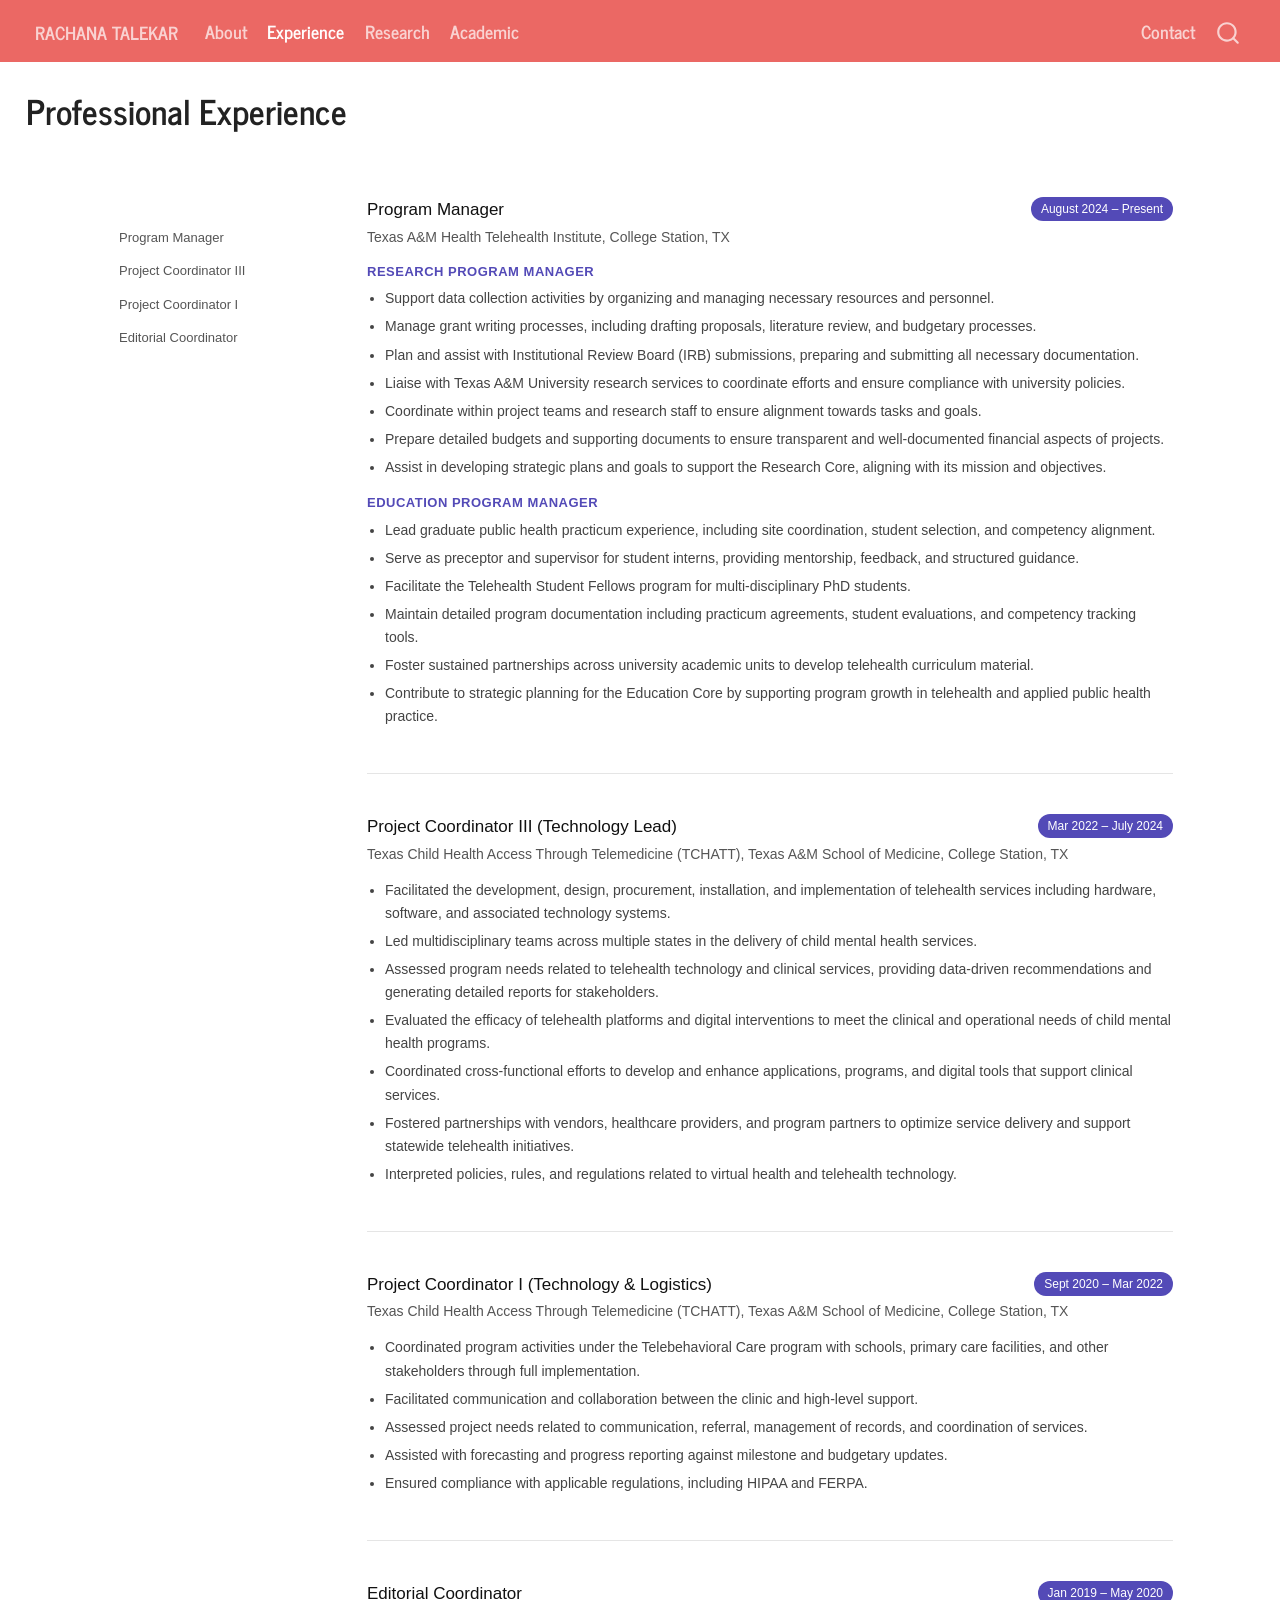
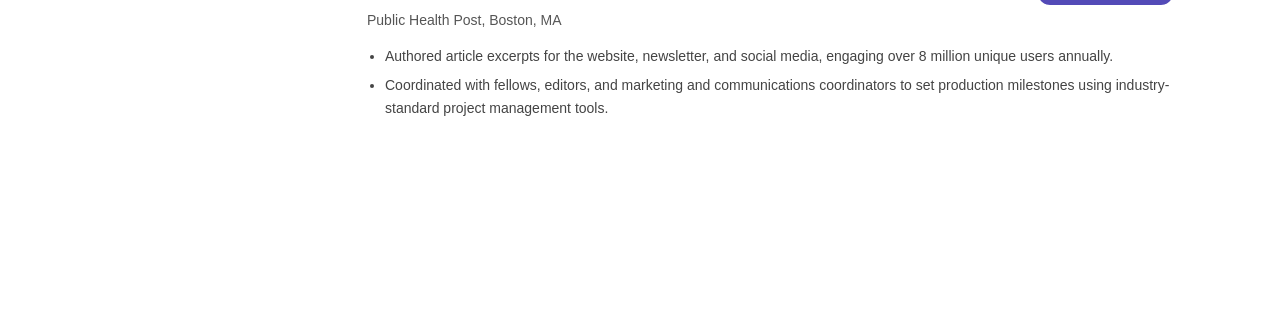
<file: docs/exp.html>
<!DOCTYPE html>
<html xmlns="http://www.w3.org/1999/xhtml" lang="en" xml:lang="en"><head>

<meta charset="utf-8">
<meta name="generator" content="quarto-1.8.25">

<meta name="viewport" content="width=device-width, initial-scale=1.0, user-scalable=yes">


<title>Professional Experience – Rachana Talekar</title>
<style>
code{white-space: pre-wrap;}
span.smallcaps{font-variant: small-caps;}
div.columns{display: flex; gap: min(4vw, 1.5em);}
div.column{flex: auto; overflow-x: auto;}
div.hanging-indent{margin-left: 1.5em; text-indent: -1.5em;}
ul.task-list{list-style: none;}
ul.task-list li input[type="checkbox"] {
  width: 0.8em;
  margin: 0 0.8em 0.2em -1em; /* quarto-specific, see https://github.com/quarto-dev/quarto-cli/issues/4556 */ 
  vertical-align: middle;
}
</style>


<script src="site_libs/quarto-nav/quarto-nav.js"></script>
<script src="site_libs/quarto-nav/headroom.min.js"></script>
<script src="site_libs/clipboard/clipboard.min.js"></script>
<script src="site_libs/quarto-search/autocomplete.umd.js"></script>
<script src="site_libs/quarto-search/fuse.min.js"></script>
<script src="site_libs/quarto-search/quarto-search.js"></script>
<meta name="quarto:offset" content="./">
<script src="site_libs/quarto-html/quarto.js" type="module"></script>
<script src="site_libs/quarto-html/tabsets/tabsets.js" type="module"></script>
<script src="site_libs/quarto-html/axe/axe-check.js" type="module"></script>
<script src="site_libs/quarto-html/popper.min.js"></script>
<script src="site_libs/quarto-html/tippy.umd.min.js"></script>
<script src="site_libs/quarto-html/anchor.min.js"></script>
<link href="site_libs/quarto-html/tippy.css" rel="stylesheet">
<link href="site_libs/quarto-html/quarto-syntax-highlighting-7b89279ff1a6dce999919e0e67d4d9ec.css" rel="stylesheet" id="quarto-text-highlighting-styles">
<script src="site_libs/bootstrap/bootstrap.min.js"></script>
<link href="site_libs/bootstrap/bootstrap-icons.css" rel="stylesheet">
<link href="site_libs/bootstrap/bootstrap-c31dc2146ea9f19d6d24d8f2942b2730.min.css" rel="stylesheet" append-hash="true" id="quarto-bootstrap" data-mode="light">
<script id="quarto-search-options" type="application/json">{
  "location": "navbar",
  "copy-button": false,
  "collapse-after": 3,
  "panel-placement": "end",
  "type": "overlay",
  "limit": 50,
  "keyboard-shortcut": [
    "f",
    "/",
    "s"
  ],
  "show-item-context": false,
  "language": {
    "search-no-results-text": "No results",
    "search-matching-documents-text": "matching documents",
    "search-copy-link-title": "Copy link to search",
    "search-hide-matches-text": "Hide additional matches",
    "search-more-match-text": "more match in this document",
    "search-more-matches-text": "more matches in this document",
    "search-clear-button-title": "Clear",
    "search-text-placeholder": "",
    "search-detached-cancel-button-title": "Cancel",
    "search-submit-button-title": "Submit",
    "search-label": "Search"
  }
}</script>
<style>html{ scroll-behavior: smooth; }</style>


<link rel="stylesheet" href="styles.css">
</head>

<body class="nav-fixed quarto-light">

<div id="quarto-search-results"></div>
  <header id="quarto-header" class="headroom fixed-top">
    <nav class="navbar navbar-expand-lg " data-bs-theme="dark">
      <div class="navbar-container container-fluid">
      <div class="navbar-brand-container mx-auto">
    <a href="./index.html" class="navbar-brand navbar-brand-logo">
    </a>
    <a class="navbar-brand" href="./index.html">
    <span class="navbar-title">Rachana Talekar</span>
    </a>
  </div>
            <div id="quarto-search" class="" title="Search"></div>
          <button class="navbar-toggler" type="button" data-bs-toggle="collapse" data-bs-target="#navbarCollapse" aria-controls="navbarCollapse" role="menu" aria-expanded="false" aria-label="Toggle navigation" onclick="if (window.quartoToggleHeadroom) { window.quartoToggleHeadroom(); }">
  <span class="navbar-toggler-icon"></span>
</button>
          <div class="collapse navbar-collapse" id="navbarCollapse">
            <ul class="navbar-nav navbar-nav-scroll me-auto">
  <li class="nav-item">
    <a class="nav-link" href="./index.html"> 
<span class="menu-text">About</span></a>
  </li>  
  <li class="nav-item">
    <a class="nav-link active" href="./exp.html" aria-current="page"> 
<span class="menu-text">Experience</span></a>
  </li>  
  <li class="nav-item">
    <a class="nav-link" href="./research.html"> 
<span class="menu-text">Research</span></a>
  </li>  
  <li class="nav-item">
    <a class="nav-link" href="./teach.html"> 
<span class="menu-text">Academic</span></a>
  </li>  
</ul>
            <ul class="navbar-nav navbar-nav-scroll ms-auto">
  <li class="nav-item">
    <a class="nav-link" href="./contact.html"> 
<span class="menu-text">Contact</span></a>
  </li>  
</ul>
          </div> <!-- /navcollapse -->
            <div class="quarto-navbar-tools">
</div>
      </div> <!-- /container-fluid -->
    </nav>
</header>
<!-- content -->
<div id="quarto-content" class="quarto-container page-columns page-rows-contents page-layout-full page-navbar">
<!-- sidebar -->
<!-- margin-sidebar -->
    <div id="quarto-margin-sidebar" class="sidebar margin-sidebar zindex-bottom">
        
    </div>
<!-- main -->
<main class="content column-page" id="quarto-document-content">

<header id="title-block-header" class="quarto-title-block default">
<div class="quarto-title">
<h1 class="title">Professional Experience</h1>
</div>



<div class="quarto-title-meta column-page">

    
  
    
  </div>
  


</header>


<style>
.exp-layout {
  display: grid;
  grid-template-columns: 220px 1fr;
  gap: 40px;
  max-width: 1100px;
  margin: 0 auto;
  padding: 2rem 1rem;
}
.sidebar {
  position: sticky;
  top: 20px;
  align-self: start;
}
.sidebar-title {
  font-size: 11px;
  font-weight: 600;
  text-transform: uppercase;
  letter-spacing: 0.8px;
  color: #888;
  margin-bottom: 12px;
}
.sidebar-link {
  display: block;
  font-size: 13px;
  color: #555;
  text-decoration: none;
  padding: 6px 10px;
  border-radius: 6px;
  margin-bottom: 2px;
  border-left: 2px solid transparent;
  transition: all 0.15s;
}
.sidebar-link:hover {
  background: #f5f5f5;
  color: #111;
}
.sidebar-link.active {
  border-left: 2px solid #534AB7;
  color: #534AB7;
  background: #EEEDFE;
  font-weight: 500;
}
.exp-main {}
.exp-block {
  margin-bottom: 40px;
  padding-bottom: 40px;
  border-bottom: 0.5px solid #e5e5e5;
}
.exp-block:last-child { border-bottom: none; }
.exp-header {
  display: flex;
  justify-content: space-between;
  align-items: flex-start;
  margin-bottom: 4px;
  flex-wrap: wrap;
  gap: 8px;
}
.exp-role {
  font-size: 17px;
  font-weight: 500;
  color: #111;
  margin: 0;
}
.exp-date {
  font-size: 12px;
  color: #fff;
  background: #534AB7;
  padding: 3px 10px;
  border-radius: 20px;
  white-space: nowrap;
}
.exp-org {
  font-size: 14px;
  color: #555;
  margin: 2px 0 14px;
}
.exp-sub {
  font-size: 13px;
  font-weight: 600;
  color: #534AB7;
  text-transform: uppercase;
  letter-spacing: 0.5px;
  margin: 14px 0 6px;
}
.exp-list {
  margin: 0;
  padding-left: 18px;
}
.exp-list li {
  font-size: 14px;
  color: #444;
  line-height: 1.65;
  margin-bottom: 5px;
}
</style>

<div class="exp-layout">

  <!-- SIDEBAR -->
  <aside class="sidebar">
    <div class="sidebar-title"></div>
    <a class="sidebar-link active" href="#telehealth-institute">Program Manager</a>
    <a class="sidebar-link" href="#tchatt-iii">Project Coordinator III</a>
    <a class="sidebar-link" href="#tchatt-i">Project Coordinator I</a>
    <a class="sidebar-link" href="#pubhealth-post">Editorial Coordinator</a>
  </aside>

  <!-- MAIN CONTENT -->
  <main class="exp-main">

    <div class="exp-block" id="telehealth-institute">
      <div class="exp-header">
        <p class="exp-role">Program Manager</p>
        <span class="exp-date">August 2024 – Present</span>
      </div>
      <p class="exp-org">Texas A&amp;M Health Telehealth Institute, College Station, TX</p>

      <div class="exp-sub">Research Program Manager</div>
      <ul class="exp-list">
        <li>Support data collection activities by organizing and managing necessary resources and personnel.</li>
        <li>Manage grant writing processes, including drafting proposals, literature review, and budgetary processes.</li>
        <li>Plan and assist with Institutional Review Board (IRB) submissions, preparing and submitting all necessary documentation.</li>
        <li>Liaise with Texas A&amp;M University research services to coordinate efforts and ensure compliance with university policies.</li>
        <li>Coordinate within project teams and research staff to ensure alignment towards tasks and goals.</li>
        <li>Prepare detailed budgets and supporting documents to ensure transparent and well-documented financial aspects of projects.</li>
        <li>Assist in developing strategic plans and goals to support the Research Core, aligning with its mission and objectives.</li>
      </ul>

      <div class="exp-sub">Education Program Manager</div>
      <ul class="exp-list">
        <li>Lead graduate public health practicum experience, including site coordination, student selection, and competency alignment.</li>
        <li>Serve as preceptor and supervisor for student interns, providing mentorship, feedback, and structured guidance.</li>
        <li>Facilitate the Telehealth Student Fellows program for multi-disciplinary PhD students.</li>
        <li>Maintain detailed program documentation including practicum agreements, student evaluations, and competency tracking tools.</li>
        <li>Foster sustained partnerships across university academic units to develop telehealth curriculum material.</li>
        <li>Contribute to strategic planning for the Education Core by supporting program growth in telehealth and applied public health practice.</li>
      </ul>
    </div>

    <div class="exp-block" id="tchatt-iii">
      <div class="exp-header">
        <p class="exp-role">Project Coordinator III (Technology Lead)</p>
        <span class="exp-date">Mar 2022 – July 2024</span>
      </div>
      <p class="exp-org">Texas Child Health Access Through Telemedicine (TCHATT), Texas A&amp;M School of Medicine, College Station, TX</p>
      <ul class="exp-list">
        <li>Facilitated the development, design, procurement, installation, and implementation of telehealth services including hardware, software, and associated technology systems.</li>
        <li>Led multidisciplinary teams across multiple states in the delivery of child mental health services.</li>
        <li>Assessed program needs related to telehealth technology and clinical services, providing data-driven recommendations and generating detailed reports for stakeholders.</li>
        <li>Evaluated the efficacy of telehealth platforms and digital interventions to meet the clinical and operational needs of child mental health programs.</li>
        <li>Coordinated cross-functional efforts to develop and enhance applications, programs, and digital tools that support clinical services.</li>
        <li>Fostered partnerships with vendors, healthcare providers, and program partners to optimize service delivery and support statewide telehealth initiatives.</li>
        <li>Interpreted policies, rules, and regulations related to virtual health and telehealth technology.</li>
      </ul>
    </div>

    <div class="exp-block" id="tchatt-i">
      <div class="exp-header">
        <p class="exp-role">Project Coordinator I (Technology &amp; Logistics) </p>
        <span class="exp-date">Sept 2020 – Mar 2022</span>
      </div>
      <p class="exp-org">Texas Child Health Access Through Telemedicine (TCHATT), Texas A&amp;M School of Medicine, College Station, TX</p>
      <ul class="exp-list">
        <li>Coordinated program activities under the Telebehavioral Care program with schools, primary care facilities, and other stakeholders through full implementation.</li>
        <li>Facilitated communication and collaboration between the clinic and high-level support.</li>
        <li>Assessed project needs related to communication, referral, management of records, and coordination of services.</li>
        <li>Assisted with forecasting and progress reporting against milestone and budgetary updates.</li>
        <li>Ensured compliance with applicable regulations, including HIPAA and FERPA.</li>
      </ul>
    </div>

    <div class="exp-block" id="pubhealth-post">
      <div class="exp-header">
        <p class="exp-role">Editorial Coordinator</p>
        <span class="exp-date">Jan 2019 – May 2020</span>
      </div>
      <p class="exp-org">Public Health Post, Boston, MA</p>
      <ul class="exp-list">
        <li>Authored article excerpts for the website, newsletter, and social media, engaging over 8 million unique users annually.</li>
        <li>Coordinated with fellows, editors, and marketing and communications coordinators to set production milestones using industry-standard project management tools.</li>
      </ul>
    </div>

  </main>
</div>

<script>
const links = document.querySelectorAll('.sidebar-link');
const sections = document.querySelectorAll('.exp-block');
window.addEventListener('scroll', () => {
  let current = '';
  sections.forEach(section => {
    if (window.scrollY >= section.offsetTop - 100) {
      current = section.getAttribute('id');
    }
  });
  links.forEach(link => {
    link.classList.remove('active');
    if (link.getAttribute('href') === '#' + current) {
      link.classList.add('active');
    }
  });
});
</script>



</main> <!-- /main -->
<script id="quarto-html-after-body" type="application/javascript">
  window.document.addEventListener("DOMContentLoaded", function (event) {
    const icon = "";
    const anchorJS = new window.AnchorJS();
    anchorJS.options = {
      placement: 'right',
      icon: icon
    };
    anchorJS.add('.anchored');
    const isCodeAnnotation = (el) => {
      for (const clz of el.classList) {
        if (clz.startsWith('code-annotation-')) {                     
          return true;
        }
      }
      return false;
    }
    const onCopySuccess = function(e) {
      // button target
      const button = e.trigger;
      // don't keep focus
      button.blur();
      // flash "checked"
      button.classList.add('code-copy-button-checked');
      var currentTitle = button.getAttribute("title");
      button.setAttribute("title", "Copied!");
      let tooltip;
      if (window.bootstrap) {
        button.setAttribute("data-bs-toggle", "tooltip");
        button.setAttribute("data-bs-placement", "left");
        button.setAttribute("data-bs-title", "Copied!");
        tooltip = new bootstrap.Tooltip(button, 
          { trigger: "manual", 
            customClass: "code-copy-button-tooltip",
            offset: [0, -8]});
        tooltip.show();    
      }
      setTimeout(function() {
        if (tooltip) {
          tooltip.hide();
          button.removeAttribute("data-bs-title");
          button.removeAttribute("data-bs-toggle");
          button.removeAttribute("data-bs-placement");
        }
        button.setAttribute("title", currentTitle);
        button.classList.remove('code-copy-button-checked');
      }, 1000);
      // clear code selection
      e.clearSelection();
    }
    const getTextToCopy = function(trigger) {
      const outerScaffold = trigger.parentElement.cloneNode(true);
      const codeEl = outerScaffold.querySelector('code');
      for (const childEl of codeEl.children) {
        if (isCodeAnnotation(childEl)) {
          childEl.remove();
        }
      }
      return codeEl.innerText;
    }
    const clipboard = new window.ClipboardJS('.code-copy-button:not([data-in-quarto-modal])', {
      text: getTextToCopy
    });
    clipboard.on('success', onCopySuccess);
    if (window.document.getElementById('quarto-embedded-source-code-modal')) {
      const clipboardModal = new window.ClipboardJS('.code-copy-button[data-in-quarto-modal]', {
        text: getTextToCopy,
        container: window.document.getElementById('quarto-embedded-source-code-modal')
      });
      clipboardModal.on('success', onCopySuccess);
    }
      var localhostRegex = new RegExp(/^(?:http|https):\/\/localhost\:?[0-9]*\//);
      var mailtoRegex = new RegExp(/^mailto:/);
        var filterRegex = new RegExp('/' + window.location.host + '/');
      var isInternal = (href) => {
          return filterRegex.test(href) || localhostRegex.test(href) || mailtoRegex.test(href);
      }
      // Inspect non-navigation links and adorn them if external
     var links = window.document.querySelectorAll('a[href]:not(.nav-link):not(.navbar-brand):not(.toc-action):not(.sidebar-link):not(.sidebar-item-toggle):not(.pagination-link):not(.no-external):not([aria-hidden]):not(.dropdown-item):not(.quarto-navigation-tool):not(.about-link)');
      for (var i=0; i<links.length; i++) {
        const link = links[i];
        if (!isInternal(link.href)) {
          // undo the damage that might have been done by quarto-nav.js in the case of
          // links that we want to consider external
          if (link.dataset.originalHref !== undefined) {
            link.href = link.dataset.originalHref;
          }
            // target, if specified
            link.setAttribute("target", "_blank");
            if (link.getAttribute("rel") === null) {
              link.setAttribute("rel", "noopener");
            }
            // default icon
            link.classList.add("external");
        }
      }
    function tippyHover(el, contentFn, onTriggerFn, onUntriggerFn) {
      const config = {
        allowHTML: true,
        maxWidth: 500,
        delay: 100,
        arrow: false,
        appendTo: function(el) {
            return el.parentElement;
        },
        interactive: true,
        interactiveBorder: 10,
        theme: 'quarto',
        placement: 'bottom-start',
      };
      if (contentFn) {
        config.content = contentFn;
      }
      if (onTriggerFn) {
        config.onTrigger = onTriggerFn;
      }
      if (onUntriggerFn) {
        config.onUntrigger = onUntriggerFn;
      }
      window.tippy(el, config); 
    }
    const noterefs = window.document.querySelectorAll('a[role="doc-noteref"]');
    for (var i=0; i<noterefs.length; i++) {
      const ref = noterefs[i];
      tippyHover(ref, function() {
        // use id or data attribute instead here
        let href = ref.getAttribute('data-footnote-href') || ref.getAttribute('href');
        try { href = new URL(href).hash; } catch {}
        const id = href.replace(/^#\/?/, "");
        const note = window.document.getElementById(id);
        if (note) {
          return note.innerHTML;
        } else {
          return "";
        }
      });
    }
    const xrefs = window.document.querySelectorAll('a.quarto-xref');
    const processXRef = (id, note) => {
      // Strip column container classes
      const stripColumnClz = (el) => {
        el.classList.remove("page-full", "page-columns");
        if (el.children) {
          for (const child of el.children) {
            stripColumnClz(child);
          }
        }
      }
      stripColumnClz(note)
      if (id === null || id.startsWith('sec-')) {
        // Special case sections, only their first couple elements
        const container = document.createElement("div");
        if (note.children && note.children.length > 2) {
          container.appendChild(note.children[0].cloneNode(true));
          for (let i = 1; i < note.children.length; i++) {
            const child = note.children[i];
            if (child.tagName === "P" && child.innerText === "") {
              continue;
            } else {
              container.appendChild(child.cloneNode(true));
              break;
            }
          }
          if (window.Quarto?.typesetMath) {
            window.Quarto.typesetMath(container);
          }
          return container.innerHTML
        } else {
          if (window.Quarto?.typesetMath) {
            window.Quarto.typesetMath(note);
          }
          return note.innerHTML;
        }
      } else {
        // Remove any anchor links if they are present
        const anchorLink = note.querySelector('a.anchorjs-link');
        if (anchorLink) {
          anchorLink.remove();
        }
        if (window.Quarto?.typesetMath) {
          window.Quarto.typesetMath(note);
        }
        if (note.classList.contains("callout")) {
          return note.outerHTML;
        } else {
          return note.innerHTML;
        }
      }
    }
    for (var i=0; i<xrefs.length; i++) {
      const xref = xrefs[i];
      tippyHover(xref, undefined, function(instance) {
        instance.disable();
        let url = xref.getAttribute('href');
        let hash = undefined; 
        if (url.startsWith('#')) {
          hash = url;
        } else {
          try { hash = new URL(url).hash; } catch {}
        }
        if (hash) {
          const id = hash.replace(/^#\/?/, "");
          const note = window.document.getElementById(id);
          if (note !== null) {
            try {
              const html = processXRef(id, note.cloneNode(true));
              instance.setContent(html);
            } finally {
              instance.enable();
              instance.show();
            }
          } else {
            // See if we can fetch this
            fetch(url.split('#')[0])
            .then(res => res.text())
            .then(html => {
              const parser = new DOMParser();
              const htmlDoc = parser.parseFromString(html, "text/html");
              const note = htmlDoc.getElementById(id);
              if (note !== null) {
                const html = processXRef(id, note);
                instance.setContent(html);
              } 
            }).finally(() => {
              instance.enable();
              instance.show();
            });
          }
        } else {
          // See if we can fetch a full url (with no hash to target)
          // This is a special case and we should probably do some content thinning / targeting
          fetch(url)
          .then(res => res.text())
          .then(html => {
            const parser = new DOMParser();
            const htmlDoc = parser.parseFromString(html, "text/html");
            const note = htmlDoc.querySelector('main.content');
            if (note !== null) {
              // This should only happen for chapter cross references
              // (since there is no id in the URL)
              // remove the first header
              if (note.children.length > 0 && note.children[0].tagName === "HEADER") {
                note.children[0].remove();
              }
              const html = processXRef(null, note);
              instance.setContent(html);
            } 
          }).finally(() => {
            instance.enable();
            instance.show();
          });
        }
      }, function(instance) {
      });
    }
        let selectedAnnoteEl;
        const selectorForAnnotation = ( cell, annotation) => {
          let cellAttr = 'data-code-cell="' + cell + '"';
          let lineAttr = 'data-code-annotation="' +  annotation + '"';
          const selector = 'span[' + cellAttr + '][' + lineAttr + ']';
          return selector;
        }
        const selectCodeLines = (annoteEl) => {
          const doc = window.document;
          const targetCell = annoteEl.getAttribute("data-target-cell");
          const targetAnnotation = annoteEl.getAttribute("data-target-annotation");
          const annoteSpan = window.document.querySelector(selectorForAnnotation(targetCell, targetAnnotation));
          const lines = annoteSpan.getAttribute("data-code-lines").split(",");
          const lineIds = lines.map((line) => {
            return targetCell + "-" + line;
          })
          let top = null;
          let height = null;
          let parent = null;
          if (lineIds.length > 0) {
              //compute the position of the single el (top and bottom and make a div)
              const el = window.document.getElementById(lineIds[0]);
              top = el.offsetTop;
              height = el.offsetHeight;
              parent = el.parentElement.parentElement;
            if (lineIds.length > 1) {
              const lastEl = window.document.getElementById(lineIds[lineIds.length - 1]);
              const bottom = lastEl.offsetTop + lastEl.offsetHeight;
              height = bottom - top;
            }
            if (top !== null && height !== null && parent !== null) {
              // cook up a div (if necessary) and position it 
              let div = window.document.getElementById("code-annotation-line-highlight");
              if (div === null) {
                div = window.document.createElement("div");
                div.setAttribute("id", "code-annotation-line-highlight");
                div.style.position = 'absolute';
                parent.appendChild(div);
              }
              div.style.top = top - 2 + "px";
              div.style.height = height + 4 + "px";
              div.style.left = 0;
              let gutterDiv = window.document.getElementById("code-annotation-line-highlight-gutter");
              if (gutterDiv === null) {
                gutterDiv = window.document.createElement("div");
                gutterDiv.setAttribute("id", "code-annotation-line-highlight-gutter");
                gutterDiv.style.position = 'absolute';
                const codeCell = window.document.getElementById(targetCell);
                const gutter = codeCell.querySelector('.code-annotation-gutter');
                gutter.appendChild(gutterDiv);
              }
              gutterDiv.style.top = top - 2 + "px";
              gutterDiv.style.height = height + 4 + "px";
            }
            selectedAnnoteEl = annoteEl;
          }
        };
        const unselectCodeLines = () => {
          const elementsIds = ["code-annotation-line-highlight", "code-annotation-line-highlight-gutter"];
          elementsIds.forEach((elId) => {
            const div = window.document.getElementById(elId);
            if (div) {
              div.remove();
            }
          });
          selectedAnnoteEl = undefined;
        };
          // Handle positioning of the toggle
      window.addEventListener(
        "resize",
        throttle(() => {
          elRect = undefined;
          if (selectedAnnoteEl) {
            selectCodeLines(selectedAnnoteEl);
          }
        }, 10)
      );
      function throttle(fn, ms) {
      let throttle = false;
      let timer;
        return (...args) => {
          if(!throttle) { // first call gets through
              fn.apply(this, args);
              throttle = true;
          } else { // all the others get throttled
              if(timer) clearTimeout(timer); // cancel #2
              timer = setTimeout(() => {
                fn.apply(this, args);
                timer = throttle = false;
              }, ms);
          }
        };
      }
        // Attach click handler to the DT
        const annoteDls = window.document.querySelectorAll('dt[data-target-cell]');
        for (const annoteDlNode of annoteDls) {
          annoteDlNode.addEventListener('click', (event) => {
            const clickedEl = event.target;
            if (clickedEl !== selectedAnnoteEl) {
              unselectCodeLines();
              const activeEl = window.document.querySelector('dt[data-target-cell].code-annotation-active');
              if (activeEl) {
                activeEl.classList.remove('code-annotation-active');
              }
              selectCodeLines(clickedEl);
              clickedEl.classList.add('code-annotation-active');
            } else {
              // Unselect the line
              unselectCodeLines();
              clickedEl.classList.remove('code-annotation-active');
            }
          });
        }
    const findCites = (el) => {
      const parentEl = el.parentElement;
      if (parentEl) {
        const cites = parentEl.dataset.cites;
        if (cites) {
          return {
            el,
            cites: cites.split(' ')
          };
        } else {
          return findCites(el.parentElement)
        }
      } else {
        return undefined;
      }
    };
    var bibliorefs = window.document.querySelectorAll('a[role="doc-biblioref"]');
    for (var i=0; i<bibliorefs.length; i++) {
      const ref = bibliorefs[i];
      const citeInfo = findCites(ref);
      if (citeInfo) {
        tippyHover(citeInfo.el, function() {
          var popup = window.document.createElement('div');
          citeInfo.cites.forEach(function(cite) {
            var citeDiv = window.document.createElement('div');
            citeDiv.classList.add('hanging-indent');
            citeDiv.classList.add('csl-entry');
            var biblioDiv = window.document.getElementById('ref-' + cite);
            if (biblioDiv) {
              citeDiv.innerHTML = biblioDiv.innerHTML;
            }
            popup.appendChild(citeDiv);
          });
          return popup.innerHTML;
        });
      }
    }
  });
  </script>
</div> <!-- /content -->




<script src="site_libs/quarto-html/zenscroll-min.js"></script>
</body></html>
</file>
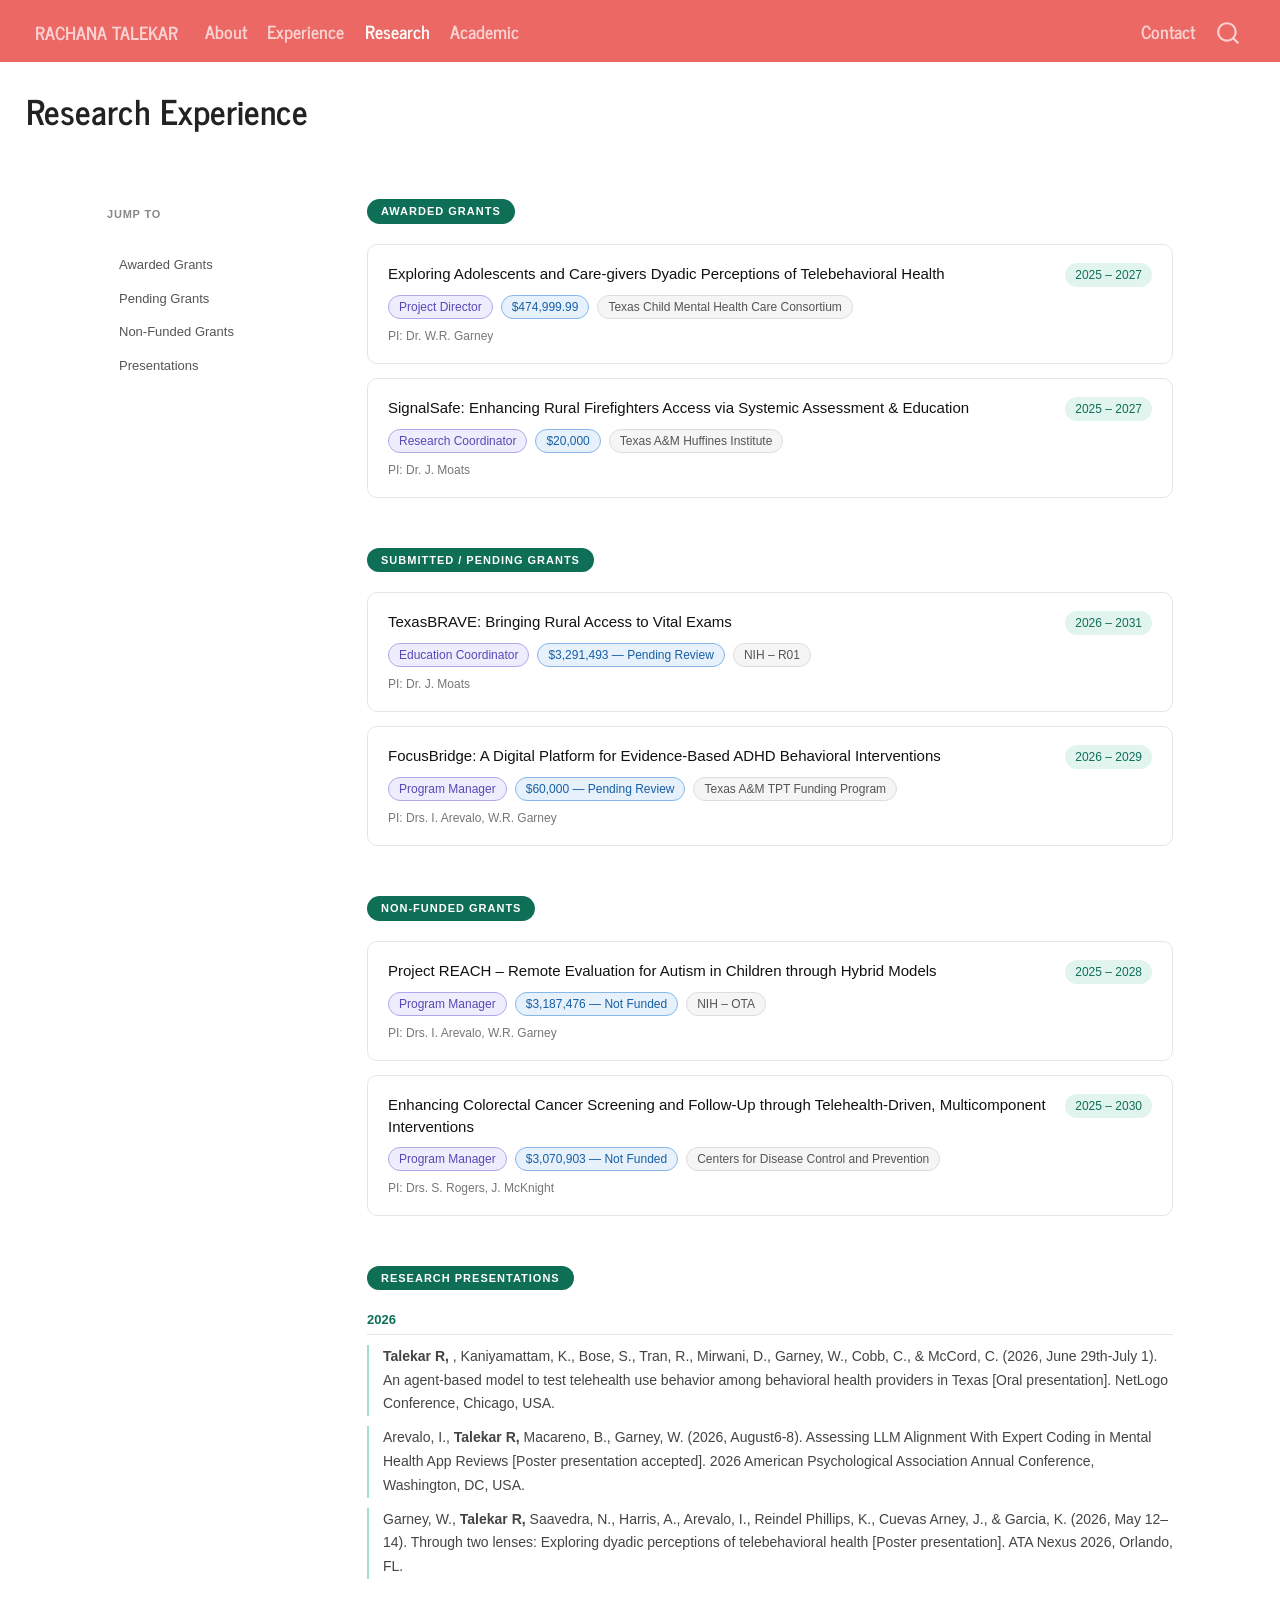
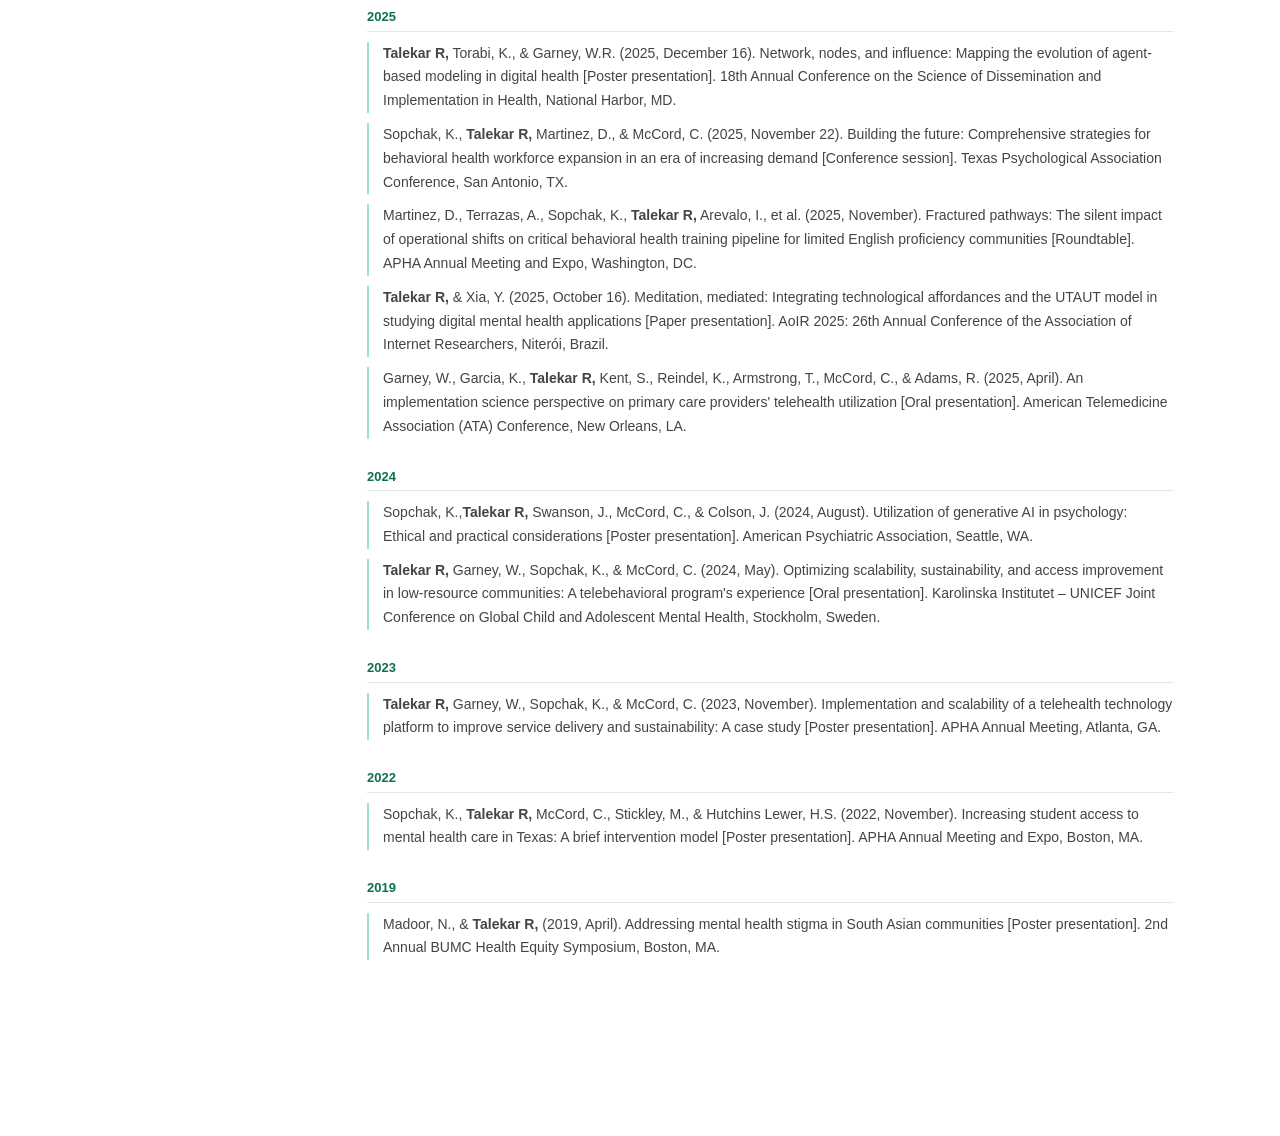
<file: docs/research.html>
<!DOCTYPE html>
<html xmlns="http://www.w3.org/1999/xhtml" lang="en" xml:lang="en"><head>

<meta charset="utf-8">
<meta name="generator" content="quarto-1.8.25">

<meta name="viewport" content="width=device-width, initial-scale=1.0, user-scalable=yes">


<title>Research Experience – Rachana Talekar</title>
<style>
code{white-space: pre-wrap;}
span.smallcaps{font-variant: small-caps;}
div.columns{display: flex; gap: min(4vw, 1.5em);}
div.column{flex: auto; overflow-x: auto;}
div.hanging-indent{margin-left: 1.5em; text-indent: -1.5em;}
ul.task-list{list-style: none;}
ul.task-list li input[type="checkbox"] {
  width: 0.8em;
  margin: 0 0.8em 0.2em -1em; /* quarto-specific, see https://github.com/quarto-dev/quarto-cli/issues/4556 */ 
  vertical-align: middle;
}
</style>


<script src="site_libs/quarto-nav/quarto-nav.js"></script>
<script src="site_libs/quarto-nav/headroom.min.js"></script>
<script src="site_libs/clipboard/clipboard.min.js"></script>
<script src="site_libs/quarto-search/autocomplete.umd.js"></script>
<script src="site_libs/quarto-search/fuse.min.js"></script>
<script src="site_libs/quarto-search/quarto-search.js"></script>
<meta name="quarto:offset" content="./">
<script src="site_libs/quarto-html/quarto.js" type="module"></script>
<script src="site_libs/quarto-html/tabsets/tabsets.js" type="module"></script>
<script src="site_libs/quarto-html/axe/axe-check.js" type="module"></script>
<script src="site_libs/quarto-html/popper.min.js"></script>
<script src="site_libs/quarto-html/tippy.umd.min.js"></script>
<script src="site_libs/quarto-html/anchor.min.js"></script>
<link href="site_libs/quarto-html/tippy.css" rel="stylesheet">
<link href="site_libs/quarto-html/quarto-syntax-highlighting-7b89279ff1a6dce999919e0e67d4d9ec.css" rel="stylesheet" id="quarto-text-highlighting-styles">
<script src="site_libs/bootstrap/bootstrap.min.js"></script>
<link href="site_libs/bootstrap/bootstrap-icons.css" rel="stylesheet">
<link href="site_libs/bootstrap/bootstrap-c31dc2146ea9f19d6d24d8f2942b2730.min.css" rel="stylesheet" append-hash="true" id="quarto-bootstrap" data-mode="light">
<script id="quarto-search-options" type="application/json">{
  "location": "navbar",
  "copy-button": false,
  "collapse-after": 3,
  "panel-placement": "end",
  "type": "overlay",
  "limit": 50,
  "keyboard-shortcut": [
    "f",
    "/",
    "s"
  ],
  "show-item-context": false,
  "language": {
    "search-no-results-text": "No results",
    "search-matching-documents-text": "matching documents",
    "search-copy-link-title": "Copy link to search",
    "search-hide-matches-text": "Hide additional matches",
    "search-more-match-text": "more match in this document",
    "search-more-matches-text": "more matches in this document",
    "search-clear-button-title": "Clear",
    "search-text-placeholder": "",
    "search-detached-cancel-button-title": "Cancel",
    "search-submit-button-title": "Submit",
    "search-label": "Search"
  }
}</script>
<style>html{ scroll-behavior: smooth; }</style>


<link rel="stylesheet" href="styles.css">
</head>

<body class="nav-fixed quarto-light">

<div id="quarto-search-results"></div>
  <header id="quarto-header" class="headroom fixed-top">
    <nav class="navbar navbar-expand-lg " data-bs-theme="dark">
      <div class="navbar-container container-fluid">
      <div class="navbar-brand-container mx-auto">
    <a href="./index.html" class="navbar-brand navbar-brand-logo">
    </a>
    <a class="navbar-brand" href="./index.html">
    <span class="navbar-title">Rachana Talekar</span>
    </a>
  </div>
            <div id="quarto-search" class="" title="Search"></div>
          <button class="navbar-toggler" type="button" data-bs-toggle="collapse" data-bs-target="#navbarCollapse" aria-controls="navbarCollapse" role="menu" aria-expanded="false" aria-label="Toggle navigation" onclick="if (window.quartoToggleHeadroom) { window.quartoToggleHeadroom(); }">
  <span class="navbar-toggler-icon"></span>
</button>
          <div class="collapse navbar-collapse" id="navbarCollapse">
            <ul class="navbar-nav navbar-nav-scroll me-auto">
  <li class="nav-item">
    <a class="nav-link" href="./index.html"> 
<span class="menu-text">About</span></a>
  </li>  
  <li class="nav-item">
    <a class="nav-link" href="./exp.html"> 
<span class="menu-text">Experience</span></a>
  </li>  
  <li class="nav-item">
    <a class="nav-link active" href="./research.html" aria-current="page"> 
<span class="menu-text">Research</span></a>
  </li>  
  <li class="nav-item">
    <a class="nav-link" href="./teach.html"> 
<span class="menu-text">Academic</span></a>
  </li>  
</ul>
            <ul class="navbar-nav navbar-nav-scroll ms-auto">
  <li class="nav-item">
    <a class="nav-link" href="./contact.html"> 
<span class="menu-text">Contact</span></a>
  </li>  
</ul>
          </div> <!-- /navcollapse -->
            <div class="quarto-navbar-tools">
</div>
      </div> <!-- /container-fluid -->
    </nav>
</header>
<!-- content -->
<div id="quarto-content" class="quarto-container page-columns page-rows-contents page-layout-full page-navbar">
<!-- sidebar -->
<!-- margin-sidebar -->
    <div id="quarto-margin-sidebar" class="sidebar margin-sidebar zindex-bottom">
        
    </div>
<!-- main -->
<main class="content column-page" id="quarto-document-content">

<header id="title-block-header" class="quarto-title-block default">
<div class="quarto-title">
<h1 class="title">Research Experience</h1>
</div>



<div class="quarto-title-meta column-page">

    
  
    
  </div>
  


</header>


<style>
.res-layout {
  display: grid;
  grid-template-columns: 220px 1fr;
  gap: 40px;
  max-width: 1100px;
  margin: 0 auto;
  padding: 2rem 1rem;
}
.sidebar {
  position: sticky;
  top: 20px;
  align-self: start;
}
.sidebar-title {
  font-size: 11px;
  font-weight: 600;
  text-transform: uppercase;
  letter-spacing: 0.8px;
  color: #888;
  margin-bottom: 12px;
}
.sidebar-link {
  display: block;
  font-size: 13px;
  color: #555;
  text-decoration: none;
  padding: 6px 10px;
  border-radius: 6px;
  margin-bottom: 2px;
  border-left: 2px solid transparent;
}
.sidebar-link:hover {
  background: #f5f5f5;
  color: #111;
}
.sidebar-link.active {
  border-left: 2px solid #0F6E56;
  color: #0F6E56;
  background: #E1F5EE;
  font-weight: 500;
}
.res-main {}
.res-section {
  margin-bottom: 48px;
}
.section-heading {
  font-size: 11px;
  font-weight: 700;
  text-transform: uppercase;
  letter-spacing: 1px;
  color: #fff;
  background: #0F6E56;
  display: inline-block;
  padding: 4px 14px;
  border-radius: 20px;
  margin-bottom: 20px;
}
.grant-card {
  border: 0.5px solid #e5e5e5;
  border-radius: 10px;
  padding: 18px 20px;
  margin-bottom: 14px;
  background: #fff;
}
.grant-card:hover {
  border-color: #9FE1CB;
}
.grant-header {
  display: flex;
  justify-content: space-between;
  align-items: flex-start;
  gap: 12px;
  flex-wrap: wrap;
  margin-bottom: 8px;
}
.grant-title {
  font-size: 15px;
  font-weight: 500;
  color: #111;
  margin: 0;
  flex: 1;
}
.grant-years {
  font-size: 12px;
  color: #0F6E56;
  background: #E1F5EE;
  padding: 3px 10px;
  border-radius: 20px;
  white-space: nowrap;
  font-weight: 500;
}
.grant-meta {
  display: flex;
  flex-wrap: wrap;
  gap: 8px;
  margin-top: 6px;
}
.meta-pill {
  font-size: 12px;
  padding: 2px 10px;
  border-radius: 20px;
  border: 0.5px solid #ddd;
  color: #555;
}
.meta-pill.role   { background: #EEEDFE; color: #534AB7; border-color: #AFA9EC; }
.meta-pill.amount { background: #E6F1FB; color: #185FA5; border-color: #85B7EB; }
.meta-pill.source { background: #f5f5f5; color: #555; }

.pres-block {
  margin-bottom: 28px;
}
.pres-year-label {
  font-size: 13px;
  font-weight: 600;
  color: #0F6E56;
  margin-bottom: 10px;
  padding-bottom: 4px;
  border-bottom: 0.5px solid #e5e5e5;
}
.pres-item {
  font-size: 14px;
  color: #444;
  line-height: 1.7;
  margin-bottom: 10px;
  padding-left: 14px;
  border-left: 2px solid #9FE1CB;
}
</style>

<div class="res-layout">

  <!-- SIDEBAR -->
  <aside class="sidebar">
    <div class="sidebar-title">Jump to</div>
    <a class="sidebar-link active" href="#awarded">Awarded Grants</a>
    <a class="sidebar-link" href="#pending">Pending Grants</a>
    <a class="sidebar-link" href="#nonfunded">Non-Funded Grants</a>
    <a class="sidebar-link" href="#presentations">Presentations</a>
  </aside>

  <!-- MAIN CONTENT -->
  <main class="res-main">

    <!-- AWARDED GRANTS -->
    <div class="res-section" id="awarded">
      <div class="section-heading">Awarded Grants</div>

      <div class="grant-card">
        <div class="grant-header">
          <p class="grant-title">Exploring Adolescents and Care-givers Dyadic Perceptions of Telebehavioral Health</p>
          <span class="grant-years">2025 – 2027</span>
        </div>
        <div class="grant-meta">
          <span class="meta-pill role">Project Director</span>
          <span class="meta-pill amount">$474,999.99</span>
          <span class="meta-pill source">Texas Child Mental Health Care Consortium</span>
        </div>
        <p style="font-size:12px; color:#777; margin: 8px 0 0;">PI: Dr. W.R. Garney</p>
      </div>

      <div class="grant-card">
        <div class="grant-header">
          <p class="grant-title">SignalSafe: Enhancing Rural Firefighters Access via Systemic Assessment &amp; Education</p>
          <span class="grant-years">2025 – 2027</span>
        </div>
        <div class="grant-meta">
          <span class="meta-pill role">Research Coordinator</span>
          <span class="meta-pill amount">$20,000</span>
          <span class="meta-pill source">Texas A&amp;M Huffines Institute</span>
        </div>
        <p style="font-size:12px; color:#777; margin: 8px 0 0;">PI: Dr. J. Moats</p>
      </div>
    </div>

    <!-- PENDING GRANTS -->
    <div class="res-section" id="pending">
      <div class="section-heading">Submitted / Pending Grants</div>

      <div class="grant-card">
        <div class="grant-header">
          <p class="grant-title">TexasBRAVE: Bringing Rural Access to Vital Exams</p>
          <span class="grant-years">2026 – 2031</span>
        </div>
        <div class="grant-meta">
          <span class="meta-pill role">Education Coordinator</span>
          <span class="meta-pill amount">$3,291,493 — Pending Review</span>
          <span class="meta-pill source">NIH – R01</span>
        </div>
        <p style="font-size:12px; color:#777; margin: 8px 0 0;">PI: Dr. J. Moats</p>
      </div>

      <div class="grant-card">
        <div class="grant-header">
          <p class="grant-title">FocusBridge: A Digital Platform for Evidence-Based ADHD Behavioral Interventions</p>
          <span class="grant-years">2026 – 2029</span>
        </div>
        <div class="grant-meta">
          <span class="meta-pill role">Program Manager</span>
          <span class="meta-pill amount">$60,000 — Pending Review</span>
          <span class="meta-pill source">Texas A&amp;M TPT Funding Program</span>
        </div>
        <p style="font-size:12px; color:#777; margin: 8px 0 0;">PI: Drs. I. Arevalo, W.R. Garney</p>
      </div>
    </div>

    <!-- NON-FUNDED GRANTS -->
    <div class="res-section" id="nonfunded">
      <div class="section-heading">Non-Funded Grants</div>

      <div class="grant-card">
        <div class="grant-header">
          <p class="grant-title">Project REACH – Remote Evaluation for Autism in Children through Hybrid Models</p>
          <span class="grant-years">2025 – 2028</span>
        </div>
        <div class="grant-meta">
          <span class="meta-pill role">Program Manager</span>
          <span class="meta-pill amount">$3,187,476 — Not Funded</span>
          <span class="meta-pill source">NIH – OTA</span>
        </div>
        <p style="font-size:12px; color:#777; margin: 8px 0 0;">PI: Drs. I. Arevalo, W.R. Garney</p>
      </div>

      <div class="grant-card">
        <div class="grant-header">
          <p class="grant-title">Enhancing Colorectal Cancer Screening and Follow-Up through Telehealth-Driven, Multicomponent Interventions</p>
          <span class="grant-years">2025 – 2030</span>
        </div>
        <div class="grant-meta">
          <span class="meta-pill role">Program Manager</span>
          <span class="meta-pill amount">$3,070,903 — Not Funded</span>
          <span class="meta-pill source">Centers for Disease Control and Prevention</span>
        </div>
        <p style="font-size:12px; color:#777; margin: 8px 0 0;">PI: Drs. S. Rogers, J. McKnight</p>
      </div>
    </div>

    <!-- PRESENTATIONS -->
    <div class="res-section" id="presentations">
      <div class="section-heading">Research Presentations</div>

      <div class="pres-block"> 
        <div class="pres-year-label">2026</div><p class="pres-item"><b>Talekar R,</b> , Kaniyamattam, K., Bose, S., Tran, R., Mirwani, D., Garney, W., Cobb, C., &amp; McCord, C. (2026, June 29th-July 1). An agent‑based model to test telehealth use behavior among behavioral health providers in Texas [Oral presentation]. NetLogo Conference, Chicago, USA.
          </p><p class="pres-item">Arevalo, I., <b>Talekar R,</b>  Macareno, B., Garney, W. (2026, August6-8). Assessing LLM Alignment With Expert Coding in Mental Health App Reviews [Poster presentation accepted]. 2026 American Psychological Association Annual Conference, Washington, DC, USA. 
          
         </p><p class="pres-item"> Garney, W., <b>Talekar R,</b>  Saavedra, N., Harris, A., Arevalo, I., Reindel Phillips, K., Cuevas Arney, J., &amp; Garcia, K. (2026, May 12–14). Through two lenses: Exploring dyadic perceptions of telebehavioral health [Poster presentation]. ATA Nexus 2026, Orlando, FL.</p>
      </div>

      <div class="pres-block">
        <div class="pres-year-label">2025</div>
        <p class="pres-item"><b>Talekar R,</b>  Torabi, K., &amp; Garney, W.R. (2025, December 16). Network, nodes, and influence: Mapping the evolution of agent-based modeling in digital health [Poster presentation]. 18th Annual Conference on the Science of Dissemination and Implementation in Health, National Harbor, MD.</p>
        <p class="pres-item">Sopchak, K., <b>Talekar R,</b>  Martinez, D., &amp; McCord, C. (2025, November 22). Building the future: Comprehensive strategies for behavioral health workforce expansion in an era of increasing demand [Conference session]. Texas Psychological Association Conference, San Antonio, TX.</p>
        <p class="pres-item">Martinez, D., Terrazas, A., Sopchak, K., <b>Talekar R,</b>  Arevalo, I., et al. (2025, November). Fractured pathways: The silent impact of operational shifts on critical behavioral health training pipeline for limited English proficiency communities [Roundtable]. APHA Annual Meeting and Expo, Washington, DC.</p>
        <p class="pres-item"><b>Talekar R,</b>  &amp; Xia, Y. (2025, October 16). Meditation, mediated: Integrating technological affordances and the UTAUT model in studying digital mental health applications [Paper presentation]. AoIR 2025: 26th Annual Conference of the Association of Internet Researchers, Niterói, Brazil.</p>
        <p class="pres-item">Garney, W., Garcia, K., <b>Talekar R,</b>  Kent, S., Reindel, K., Armstrong, T., McCord, C., &amp; Adams, R. (2025, April). An implementation science perspective on primary care providers' telehealth utilization [Oral presentation]. American Telemedicine Association (ATA) Conference, New Orleans, LA.</p>
      </div>

      <div class="pres-block">
        <div class="pres-year-label">2024</div>
        <p class="pres-item">Sopchak, K.,<b>Talekar R,</b> Swanson, J., McCord, C., &amp; Colson, J. (2024, August). Utilization of generative AI in psychology: Ethical and practical considerations [Poster presentation]. American Psychiatric Association, Seattle, WA.</p>
        <p class="pres-item"><b>Talekar R,</b>  Garney, W., Sopchak, K., &amp; McCord, C. (2024, May). Optimizing scalability, sustainability, and access improvement in low-resource communities: A telebehavioral program's experience [Oral presentation]. Karolinska Institutet – UNICEF Joint Conference on Global Child and Adolescent Mental Health, Stockholm, Sweden.</p>
      </div>

      <div class="pres-block">
        <div class="pres-year-label">2023</div>
        <p class="pres-item"><b>Talekar R,</b> Garney, W., Sopchak, K., &amp; McCord, C. (2023, November). Implementation and scalability of a telehealth technology platform to improve service delivery and sustainability: A case study [Poster presentation]. APHA Annual Meeting, Atlanta, GA.</p>
      </div>

      <div class="pres-block">
        <div class="pres-year-label">2022</div>
        <p class="pres-item">Sopchak, K., <b>Talekar R,</b> McCord, C., Stickley, M., &amp; Hutchins Lewer, H.S. (2022, November). Increasing student access to mental health care in Texas: A brief intervention model [Poster presentation]. APHA Annual Meeting and Expo, Boston, MA.</p>
      </div>

      <div class="pres-block">
        <div class="pres-year-label">2019</div>
        <p class="pres-item">Madoor, N., &amp; <b>Talekar R,</b> (2019, April). Addressing mental health stigma in South Asian communities [Poster presentation]. 2nd Annual BUMC Health Equity Symposium, Boston, MA.</p>
      </div>

    </div>

  </main>
</div>

<script>
const links = document.querySelectorAll('.sidebar-link');
const sections = document.querySelectorAll('.res-section');
window.addEventListener('scroll', () => {
  let current = '';
  sections.forEach(section => {
    if (window.scrollY >= section.offsetTop - 100) {
      current = section.getAttribute('id');
    }
  });
  links.forEach(link => {
    link.classList.remove('active');
    if (link.getAttribute('href') === '#' + current) {
      link.classList.add('active');
    }
  });
});
</script>



</main> <!-- /main -->
<script id="quarto-html-after-body" type="application/javascript">
  window.document.addEventListener("DOMContentLoaded", function (event) {
    const icon = "";
    const anchorJS = new window.AnchorJS();
    anchorJS.options = {
      placement: 'right',
      icon: icon
    };
    anchorJS.add('.anchored');
    const isCodeAnnotation = (el) => {
      for (const clz of el.classList) {
        if (clz.startsWith('code-annotation-')) {                     
          return true;
        }
      }
      return false;
    }
    const onCopySuccess = function(e) {
      // button target
      const button = e.trigger;
      // don't keep focus
      button.blur();
      // flash "checked"
      button.classList.add('code-copy-button-checked');
      var currentTitle = button.getAttribute("title");
      button.setAttribute("title", "Copied!");
      let tooltip;
      if (window.bootstrap) {
        button.setAttribute("data-bs-toggle", "tooltip");
        button.setAttribute("data-bs-placement", "left");
        button.setAttribute("data-bs-title", "Copied!");
        tooltip = new bootstrap.Tooltip(button, 
          { trigger: "manual", 
            customClass: "code-copy-button-tooltip",
            offset: [0, -8]});
        tooltip.show();    
      }
      setTimeout(function() {
        if (tooltip) {
          tooltip.hide();
          button.removeAttribute("data-bs-title");
          button.removeAttribute("data-bs-toggle");
          button.removeAttribute("data-bs-placement");
        }
        button.setAttribute("title", currentTitle);
        button.classList.remove('code-copy-button-checked');
      }, 1000);
      // clear code selection
      e.clearSelection();
    }
    const getTextToCopy = function(trigger) {
      const outerScaffold = trigger.parentElement.cloneNode(true);
      const codeEl = outerScaffold.querySelector('code');
      for (const childEl of codeEl.children) {
        if (isCodeAnnotation(childEl)) {
          childEl.remove();
        }
      }
      return codeEl.innerText;
    }
    const clipboard = new window.ClipboardJS('.code-copy-button:not([data-in-quarto-modal])', {
      text: getTextToCopy
    });
    clipboard.on('success', onCopySuccess);
    if (window.document.getElementById('quarto-embedded-source-code-modal')) {
      const clipboardModal = new window.ClipboardJS('.code-copy-button[data-in-quarto-modal]', {
        text: getTextToCopy,
        container: window.document.getElementById('quarto-embedded-source-code-modal')
      });
      clipboardModal.on('success', onCopySuccess);
    }
      var localhostRegex = new RegExp(/^(?:http|https):\/\/localhost\:?[0-9]*\//);
      var mailtoRegex = new RegExp(/^mailto:/);
        var filterRegex = new RegExp('/' + window.location.host + '/');
      var isInternal = (href) => {
          return filterRegex.test(href) || localhostRegex.test(href) || mailtoRegex.test(href);
      }
      // Inspect non-navigation links and adorn them if external
     var links = window.document.querySelectorAll('a[href]:not(.nav-link):not(.navbar-brand):not(.toc-action):not(.sidebar-link):not(.sidebar-item-toggle):not(.pagination-link):not(.no-external):not([aria-hidden]):not(.dropdown-item):not(.quarto-navigation-tool):not(.about-link)');
      for (var i=0; i<links.length; i++) {
        const link = links[i];
        if (!isInternal(link.href)) {
          // undo the damage that might have been done by quarto-nav.js in the case of
          // links that we want to consider external
          if (link.dataset.originalHref !== undefined) {
            link.href = link.dataset.originalHref;
          }
            // target, if specified
            link.setAttribute("target", "_blank");
            if (link.getAttribute("rel") === null) {
              link.setAttribute("rel", "noopener");
            }
            // default icon
            link.classList.add("external");
        }
      }
    function tippyHover(el, contentFn, onTriggerFn, onUntriggerFn) {
      const config = {
        allowHTML: true,
        maxWidth: 500,
        delay: 100,
        arrow: false,
        appendTo: function(el) {
            return el.parentElement;
        },
        interactive: true,
        interactiveBorder: 10,
        theme: 'quarto',
        placement: 'bottom-start',
      };
      if (contentFn) {
        config.content = contentFn;
      }
      if (onTriggerFn) {
        config.onTrigger = onTriggerFn;
      }
      if (onUntriggerFn) {
        config.onUntrigger = onUntriggerFn;
      }
      window.tippy(el, config); 
    }
    const noterefs = window.document.querySelectorAll('a[role="doc-noteref"]');
    for (var i=0; i<noterefs.length; i++) {
      const ref = noterefs[i];
      tippyHover(ref, function() {
        // use id or data attribute instead here
        let href = ref.getAttribute('data-footnote-href') || ref.getAttribute('href');
        try { href = new URL(href).hash; } catch {}
        const id = href.replace(/^#\/?/, "");
        const note = window.document.getElementById(id);
        if (note) {
          return note.innerHTML;
        } else {
          return "";
        }
      });
    }
    const xrefs = window.document.querySelectorAll('a.quarto-xref');
    const processXRef = (id, note) => {
      // Strip column container classes
      const stripColumnClz = (el) => {
        el.classList.remove("page-full", "page-columns");
        if (el.children) {
          for (const child of el.children) {
            stripColumnClz(child);
          }
        }
      }
      stripColumnClz(note)
      if (id === null || id.startsWith('sec-')) {
        // Special case sections, only their first couple elements
        const container = document.createElement("div");
        if (note.children && note.children.length > 2) {
          container.appendChild(note.children[0].cloneNode(true));
          for (let i = 1; i < note.children.length; i++) {
            const child = note.children[i];
            if (child.tagName === "P" && child.innerText === "") {
              continue;
            } else {
              container.appendChild(child.cloneNode(true));
              break;
            }
          }
          if (window.Quarto?.typesetMath) {
            window.Quarto.typesetMath(container);
          }
          return container.innerHTML
        } else {
          if (window.Quarto?.typesetMath) {
            window.Quarto.typesetMath(note);
          }
          return note.innerHTML;
        }
      } else {
        // Remove any anchor links if they are present
        const anchorLink = note.querySelector('a.anchorjs-link');
        if (anchorLink) {
          anchorLink.remove();
        }
        if (window.Quarto?.typesetMath) {
          window.Quarto.typesetMath(note);
        }
        if (note.classList.contains("callout")) {
          return note.outerHTML;
        } else {
          return note.innerHTML;
        }
      }
    }
    for (var i=0; i<xrefs.length; i++) {
      const xref = xrefs[i];
      tippyHover(xref, undefined, function(instance) {
        instance.disable();
        let url = xref.getAttribute('href');
        let hash = undefined; 
        if (url.startsWith('#')) {
          hash = url;
        } else {
          try { hash = new URL(url).hash; } catch {}
        }
        if (hash) {
          const id = hash.replace(/^#\/?/, "");
          const note = window.document.getElementById(id);
          if (note !== null) {
            try {
              const html = processXRef(id, note.cloneNode(true));
              instance.setContent(html);
            } finally {
              instance.enable();
              instance.show();
            }
          } else {
            // See if we can fetch this
            fetch(url.split('#')[0])
            .then(res => res.text())
            .then(html => {
              const parser = new DOMParser();
              const htmlDoc = parser.parseFromString(html, "text/html");
              const note = htmlDoc.getElementById(id);
              if (note !== null) {
                const html = processXRef(id, note);
                instance.setContent(html);
              } 
            }).finally(() => {
              instance.enable();
              instance.show();
            });
          }
        } else {
          // See if we can fetch a full url (with no hash to target)
          // This is a special case and we should probably do some content thinning / targeting
          fetch(url)
          .then(res => res.text())
          .then(html => {
            const parser = new DOMParser();
            const htmlDoc = parser.parseFromString(html, "text/html");
            const note = htmlDoc.querySelector('main.content');
            if (note !== null) {
              // This should only happen for chapter cross references
              // (since there is no id in the URL)
              // remove the first header
              if (note.children.length > 0 && note.children[0].tagName === "HEADER") {
                note.children[0].remove();
              }
              const html = processXRef(null, note);
              instance.setContent(html);
            } 
          }).finally(() => {
            instance.enable();
            instance.show();
          });
        }
      }, function(instance) {
      });
    }
        let selectedAnnoteEl;
        const selectorForAnnotation = ( cell, annotation) => {
          let cellAttr = 'data-code-cell="' + cell + '"';
          let lineAttr = 'data-code-annotation="' +  annotation + '"';
          const selector = 'span[' + cellAttr + '][' + lineAttr + ']';
          return selector;
        }
        const selectCodeLines = (annoteEl) => {
          const doc = window.document;
          const targetCell = annoteEl.getAttribute("data-target-cell");
          const targetAnnotation = annoteEl.getAttribute("data-target-annotation");
          const annoteSpan = window.document.querySelector(selectorForAnnotation(targetCell, targetAnnotation));
          const lines = annoteSpan.getAttribute("data-code-lines").split(",");
          const lineIds = lines.map((line) => {
            return targetCell + "-" + line;
          })
          let top = null;
          let height = null;
          let parent = null;
          if (lineIds.length > 0) {
              //compute the position of the single el (top and bottom and make a div)
              const el = window.document.getElementById(lineIds[0]);
              top = el.offsetTop;
              height = el.offsetHeight;
              parent = el.parentElement.parentElement;
            if (lineIds.length > 1) {
              const lastEl = window.document.getElementById(lineIds[lineIds.length - 1]);
              const bottom = lastEl.offsetTop + lastEl.offsetHeight;
              height = bottom - top;
            }
            if (top !== null && height !== null && parent !== null) {
              // cook up a div (if necessary) and position it 
              let div = window.document.getElementById("code-annotation-line-highlight");
              if (div === null) {
                div = window.document.createElement("div");
                div.setAttribute("id", "code-annotation-line-highlight");
                div.style.position = 'absolute';
                parent.appendChild(div);
              }
              div.style.top = top - 2 + "px";
              div.style.height = height + 4 + "px";
              div.style.left = 0;
              let gutterDiv = window.document.getElementById("code-annotation-line-highlight-gutter");
              if (gutterDiv === null) {
                gutterDiv = window.document.createElement("div");
                gutterDiv.setAttribute("id", "code-annotation-line-highlight-gutter");
                gutterDiv.style.position = 'absolute';
                const codeCell = window.document.getElementById(targetCell);
                const gutter = codeCell.querySelector('.code-annotation-gutter');
                gutter.appendChild(gutterDiv);
              }
              gutterDiv.style.top = top - 2 + "px";
              gutterDiv.style.height = height + 4 + "px";
            }
            selectedAnnoteEl = annoteEl;
          }
        };
        const unselectCodeLines = () => {
          const elementsIds = ["code-annotation-line-highlight", "code-annotation-line-highlight-gutter"];
          elementsIds.forEach((elId) => {
            const div = window.document.getElementById(elId);
            if (div) {
              div.remove();
            }
          });
          selectedAnnoteEl = undefined;
        };
          // Handle positioning of the toggle
      window.addEventListener(
        "resize",
        throttle(() => {
          elRect = undefined;
          if (selectedAnnoteEl) {
            selectCodeLines(selectedAnnoteEl);
          }
        }, 10)
      );
      function throttle(fn, ms) {
      let throttle = false;
      let timer;
        return (...args) => {
          if(!throttle) { // first call gets through
              fn.apply(this, args);
              throttle = true;
          } else { // all the others get throttled
              if(timer) clearTimeout(timer); // cancel #2
              timer = setTimeout(() => {
                fn.apply(this, args);
                timer = throttle = false;
              }, ms);
          }
        };
      }
        // Attach click handler to the DT
        const annoteDls = window.document.querySelectorAll('dt[data-target-cell]');
        for (const annoteDlNode of annoteDls) {
          annoteDlNode.addEventListener('click', (event) => {
            const clickedEl = event.target;
            if (clickedEl !== selectedAnnoteEl) {
              unselectCodeLines();
              const activeEl = window.document.querySelector('dt[data-target-cell].code-annotation-active');
              if (activeEl) {
                activeEl.classList.remove('code-annotation-active');
              }
              selectCodeLines(clickedEl);
              clickedEl.classList.add('code-annotation-active');
            } else {
              // Unselect the line
              unselectCodeLines();
              clickedEl.classList.remove('code-annotation-active');
            }
          });
        }
    const findCites = (el) => {
      const parentEl = el.parentElement;
      if (parentEl) {
        const cites = parentEl.dataset.cites;
        if (cites) {
          return {
            el,
            cites: cites.split(' ')
          };
        } else {
          return findCites(el.parentElement)
        }
      } else {
        return undefined;
      }
    };
    var bibliorefs = window.document.querySelectorAll('a[role="doc-biblioref"]');
    for (var i=0; i<bibliorefs.length; i++) {
      const ref = bibliorefs[i];
      const citeInfo = findCites(ref);
      if (citeInfo) {
        tippyHover(citeInfo.el, function() {
          var popup = window.document.createElement('div');
          citeInfo.cites.forEach(function(cite) {
            var citeDiv = window.document.createElement('div');
            citeDiv.classList.add('hanging-indent');
            citeDiv.classList.add('csl-entry');
            var biblioDiv = window.document.getElementById('ref-' + cite);
            if (biblioDiv) {
              citeDiv.innerHTML = biblioDiv.innerHTML;
            }
            popup.appendChild(citeDiv);
          });
          return popup.innerHTML;
        });
      }
    }
  });
  </script>
</div> <!-- /content -->




<script src="site_libs/quarto-html/zenscroll-min.js"></script>
</body></html>
</file>
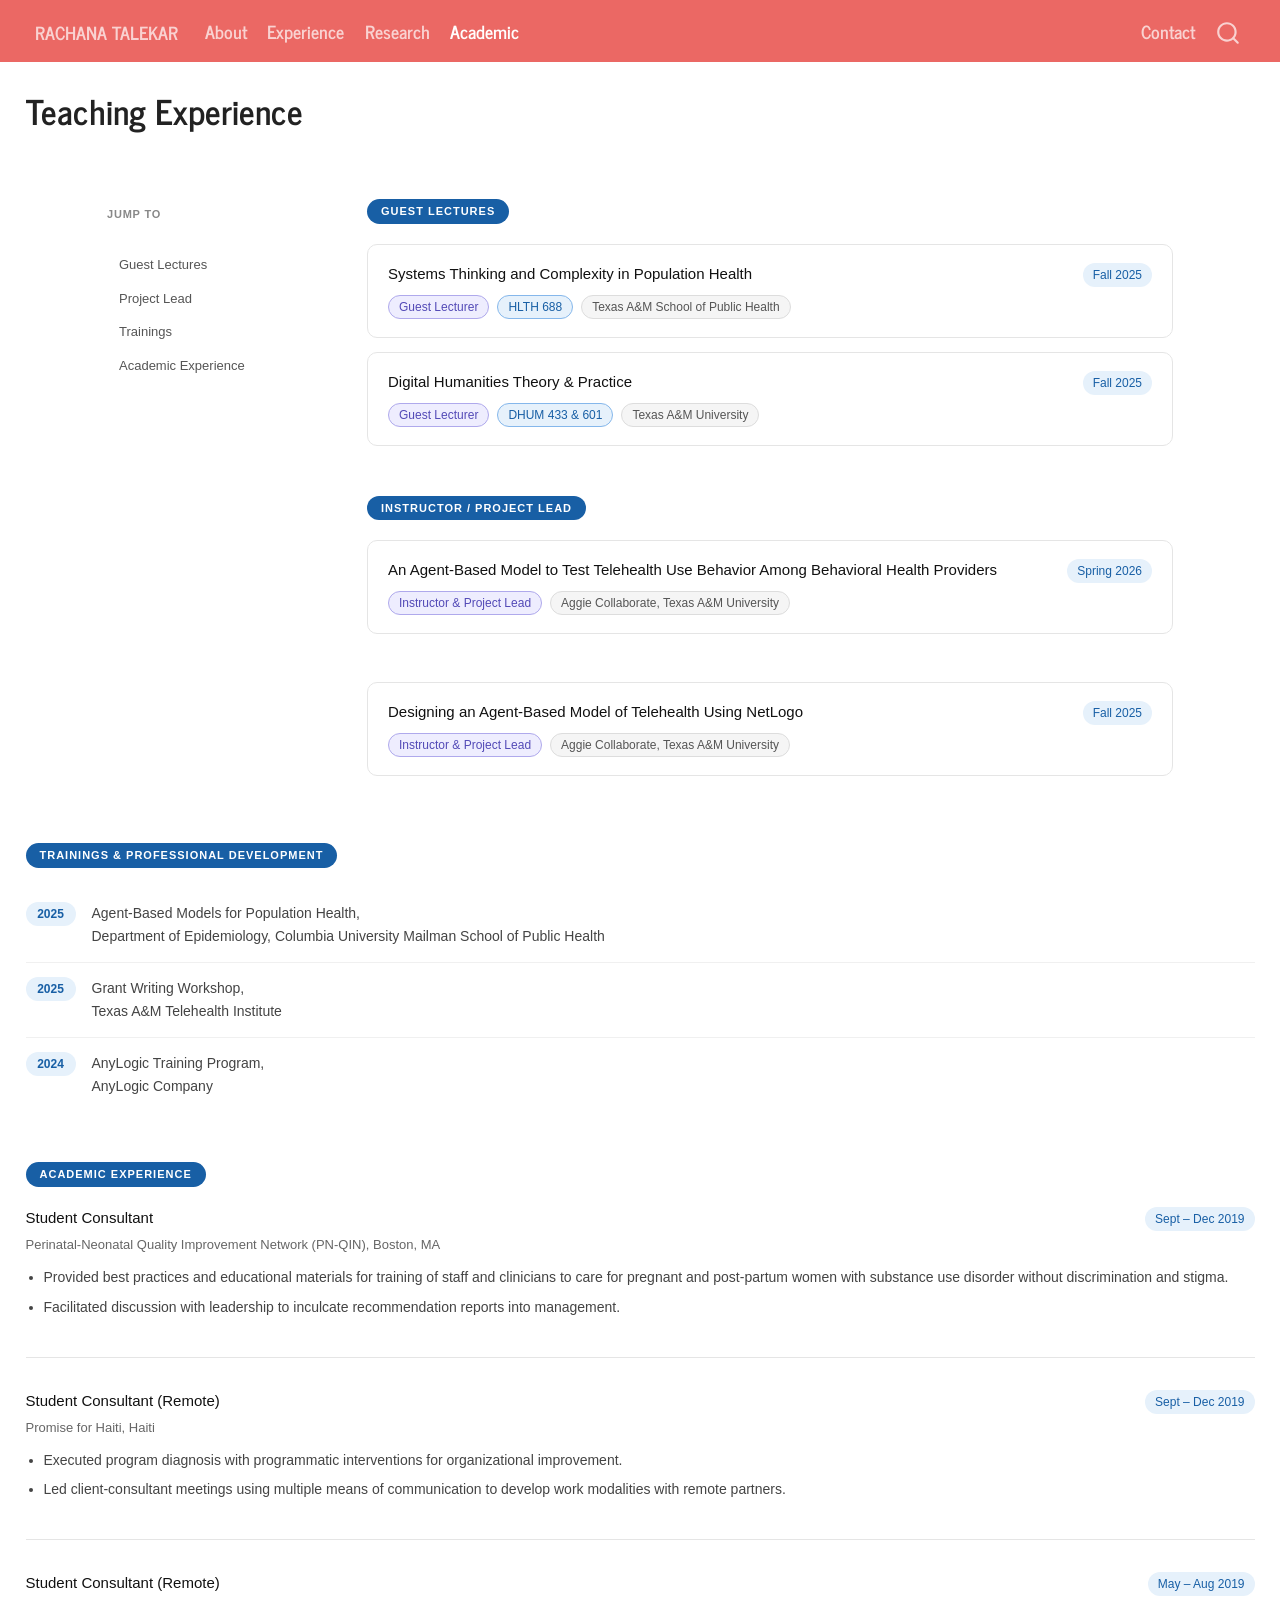
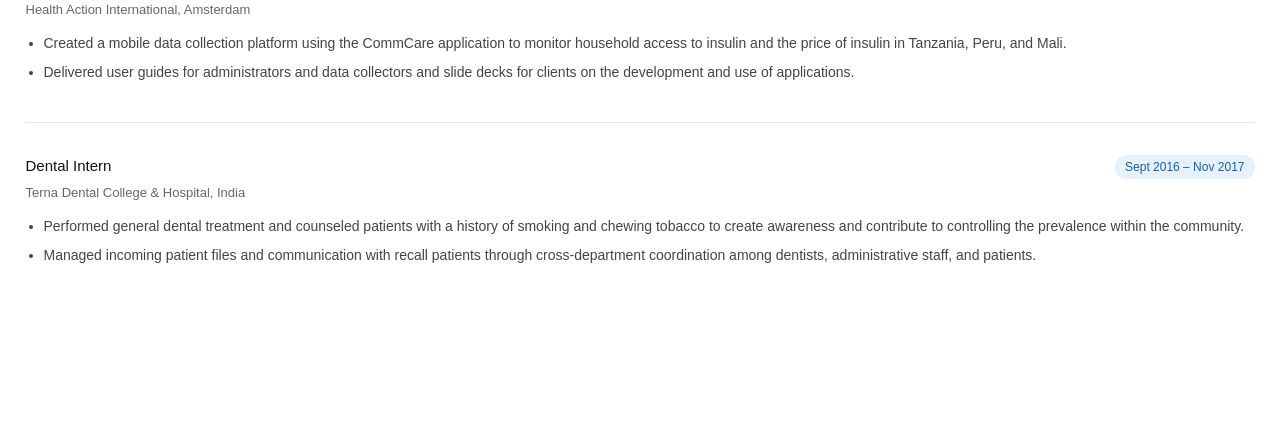
<file: docs/teach.html>
<!DOCTYPE html>
<html xmlns="http://www.w3.org/1999/xhtml" lang="en" xml:lang="en"><head>

<meta charset="utf-8">
<meta name="generator" content="quarto-1.8.25">

<meta name="viewport" content="width=device-width, initial-scale=1.0, user-scalable=yes">


<title>Teaching Experience – Rachana Talekar</title>
<style>
code{white-space: pre-wrap;}
span.smallcaps{font-variant: small-caps;}
div.columns{display: flex; gap: min(4vw, 1.5em);}
div.column{flex: auto; overflow-x: auto;}
div.hanging-indent{margin-left: 1.5em; text-indent: -1.5em;}
ul.task-list{list-style: none;}
ul.task-list li input[type="checkbox"] {
  width: 0.8em;
  margin: 0 0.8em 0.2em -1em; /* quarto-specific, see https://github.com/quarto-dev/quarto-cli/issues/4556 */ 
  vertical-align: middle;
}
</style>


<script src="site_libs/quarto-nav/quarto-nav.js"></script>
<script src="site_libs/quarto-nav/headroom.min.js"></script>
<script src="site_libs/clipboard/clipboard.min.js"></script>
<script src="site_libs/quarto-search/autocomplete.umd.js"></script>
<script src="site_libs/quarto-search/fuse.min.js"></script>
<script src="site_libs/quarto-search/quarto-search.js"></script>
<meta name="quarto:offset" content="./">
<script src="site_libs/quarto-html/quarto.js" type="module"></script>
<script src="site_libs/quarto-html/tabsets/tabsets.js" type="module"></script>
<script src="site_libs/quarto-html/axe/axe-check.js" type="module"></script>
<script src="site_libs/quarto-html/popper.min.js"></script>
<script src="site_libs/quarto-html/tippy.umd.min.js"></script>
<script src="site_libs/quarto-html/anchor.min.js"></script>
<link href="site_libs/quarto-html/tippy.css" rel="stylesheet">
<link href="site_libs/quarto-html/quarto-syntax-highlighting-7b89279ff1a6dce999919e0e67d4d9ec.css" rel="stylesheet" id="quarto-text-highlighting-styles">
<script src="site_libs/bootstrap/bootstrap.min.js"></script>
<link href="site_libs/bootstrap/bootstrap-icons.css" rel="stylesheet">
<link href="site_libs/bootstrap/bootstrap-c31dc2146ea9f19d6d24d8f2942b2730.min.css" rel="stylesheet" append-hash="true" id="quarto-bootstrap" data-mode="light">
<script id="quarto-search-options" type="application/json">{
  "location": "navbar",
  "copy-button": false,
  "collapse-after": 3,
  "panel-placement": "end",
  "type": "overlay",
  "limit": 50,
  "keyboard-shortcut": [
    "f",
    "/",
    "s"
  ],
  "show-item-context": false,
  "language": {
    "search-no-results-text": "No results",
    "search-matching-documents-text": "matching documents",
    "search-copy-link-title": "Copy link to search",
    "search-hide-matches-text": "Hide additional matches",
    "search-more-match-text": "more match in this document",
    "search-more-matches-text": "more matches in this document",
    "search-clear-button-title": "Clear",
    "search-text-placeholder": "",
    "search-detached-cancel-button-title": "Cancel",
    "search-submit-button-title": "Submit",
    "search-label": "Search"
  }
}</script>
<style>html{ scroll-behavior: smooth; }</style>


<link rel="stylesheet" href="styles.css">
</head>

<body class="nav-fixed quarto-light">

<div id="quarto-search-results"></div>
  <header id="quarto-header" class="headroom fixed-top">
    <nav class="navbar navbar-expand-lg " data-bs-theme="dark">
      <div class="navbar-container container-fluid">
      <div class="navbar-brand-container mx-auto">
    <a href="./index.html" class="navbar-brand navbar-brand-logo">
    </a>
    <a class="navbar-brand" href="./index.html">
    <span class="navbar-title">Rachana Talekar</span>
    </a>
  </div>
            <div id="quarto-search" class="" title="Search"></div>
          <button class="navbar-toggler" type="button" data-bs-toggle="collapse" data-bs-target="#navbarCollapse" aria-controls="navbarCollapse" role="menu" aria-expanded="false" aria-label="Toggle navigation" onclick="if (window.quartoToggleHeadroom) { window.quartoToggleHeadroom(); }">
  <span class="navbar-toggler-icon"></span>
</button>
          <div class="collapse navbar-collapse" id="navbarCollapse">
            <ul class="navbar-nav navbar-nav-scroll me-auto">
  <li class="nav-item">
    <a class="nav-link" href="./index.html"> 
<span class="menu-text">About</span></a>
  </li>  
  <li class="nav-item">
    <a class="nav-link" href="./exp.html"> 
<span class="menu-text">Experience</span></a>
  </li>  
  <li class="nav-item">
    <a class="nav-link" href="./research.html"> 
<span class="menu-text">Research</span></a>
  </li>  
  <li class="nav-item">
    <a class="nav-link active" href="./teach.html" aria-current="page"> 
<span class="menu-text">Academic</span></a>
  </li>  
</ul>
            <ul class="navbar-nav navbar-nav-scroll ms-auto">
  <li class="nav-item">
    <a class="nav-link" href="./contact.html"> 
<span class="menu-text">Contact</span></a>
  </li>  
</ul>
          </div> <!-- /navcollapse -->
            <div class="quarto-navbar-tools">
</div>
      </div> <!-- /container-fluid -->
    </nav>
</header>
<!-- content -->
<div id="quarto-content" class="quarto-container page-columns page-rows-contents page-layout-full page-navbar">
<!-- sidebar -->
<!-- margin-sidebar -->
    <div id="quarto-margin-sidebar" class="sidebar margin-sidebar zindex-bottom">
        
    </div>
<!-- main -->
<main class="content column-page" id="quarto-document-content">

<header id="title-block-header" class="quarto-title-block default">
<div class="quarto-title">
<h1 class="title">Teaching Experience</h1>
</div>



<div class="quarto-title-meta column-page">

    
  
    
  </div>
  


</header>


<style>
.teach-layout {
  display: grid;
  grid-template-columns: 220px 1fr;
  gap: 40px;
  max-width: 1100px;
  margin: 0 auto;
  padding: 2rem 1rem;
}
.sidebar {
  position: sticky;
  top: 20px;
  align-self: start;
}
.sidebar-title {
  font-size: 11px;
  font-weight: 600;
  text-transform: uppercase;
  letter-spacing: 0.8px;
  color: #888;
  margin-bottom: 12px;
}
.sidebar-link {
  display: block;
  font-size: 13px;
  color: #555;
  text-decoration: none;
  padding: 6px 10px;
  border-radius: 6px;
  margin-bottom: 2px;
  border-left: 2px solid transparent;
}
.sidebar-link:hover {
  background: #f5f5f5;
  color: #111;
}
.sidebar-link.active {
  border-left: 2px solid #185FA5;
  color: #185FA5;
  background: #E6F1FB;
  font-weight: 500;
}
.teach-main {}
.teach-section {
  margin-bottom: 48px;
}
.section-heading {
  font-size: 11px;
  font-weight: 700;
  text-transform: uppercase;
  letter-spacing: 1px;
  color: #fff;
  background: #185FA5;
  display: inline-block;
  padding: 4px 14px;
  border-radius: 20px;
  margin-bottom: 20px;
}
.teach-card {
  border: 0.5px solid #e5e5e5;
  border-radius: 10px;
  padding: 18px 20px;
  margin-bottom: 14px;
  background: #fff;
}
.teach-card:hover {
  border-color: #85B7EB;
}
.teach-header {
  display: flex;
  justify-content: space-between;
  align-items: flex-start;
  gap: 12px;
  flex-wrap: wrap;
  margin-bottom: 8px;
}
.teach-title {
  font-size: 15px;
  font-weight: 500;
  color: #111;
  margin: 0;
  flex: 1;
}
.teach-date {
  font-size: 12px;
  color: #185FA5;
  background: #E6F1FB;
  padding: 3px 10px;
  border-radius: 20px;
  white-space: nowrap;
  font-weight: 500;
}
.teach-meta {
  display: flex;
  flex-wrap: wrap;
  gap: 8px;
  margin-top: 6px;
}
.meta-pill {
  font-size: 12px;
  padding: 2px 10px;
  border-radius: 20px;
  border: 0.5px solid #ddd;
}
.meta-pill.role     { background: #EEEDFE; color: #534AB7; border-color: #AFA9EC; }
.meta-pill.course   { background: #E6F1FB; color: #185FA5; border-color: #85B7EB; }
.meta-pill.location { background: #f5f5f5; color: #555; }

.training-item {
  display: flex;
  gap: 16px;
  padding: 14px 0;
  border-bottom: 0.5px solid #f0f0f0;
  align-items: flex-start;
}
.training-item:last-child { border-bottom: none; }
.training-year {
  font-size: 12px;
  font-weight: 600;
  color: #185FA5;
  background: #E6F1FB;
  padding: 3px 10px;
  border-radius: 20px;
  white-space: nowrap;
  min-width: 50px;
  text-align: center;
}
.training-desc {
  font-size: 14px;
  color: #444;
  line-height: 1.65;
  margin: 0;
}

/* Academic experience styles */
.acad-block {
  margin-bottom: 32px;
  padding-bottom: 32px;
  border-bottom: 0.5px solid #e5e5e5;
}
.acad-block:last-child { border-bottom: none; }
.acad-header {
  display: flex;
  justify-content: space-between;
  align-items: flex-start;
  gap: 12px;
  flex-wrap: wrap;
  margin-bottom: 4px;
}
.acad-role {
  font-size: 15px;
  font-weight: 500;
  color: #111;
  margin: 0;
}
.acad-date {
  font-size: 12px;
  color: #185FA5;
  background: #E6F1FB;
  padding: 3px 10px;
  border-radius: 20px;
  white-space: nowrap;
  font-weight: 500;
}
.acad-org {
  font-size: 13px;
  color: #666;
  margin: 2px 0 12px;
}
.acad-list {
  margin: 0;
  padding-left: 18px;
}
.acad-list li {
  font-size: 14px;
  color: #444;
  line-height: 1.65;
  margin-bottom: 6px;
}
</style>

<div class="teach-layout">

  <!-- SIDEBAR -->
  <aside class="sidebar">
    <div class="sidebar-title">Jump to</div>
    <a class="sidebar-link active" href="#lectures">Guest Lectures</a>
    <a class="sidebar-link" href="#projects">Project Lead</a>
    <a class="sidebar-link" href="#trainings">Trainings</a>
    <a class="sidebar-link" href="#academic">Academic Experience</a>
  </aside>

  <!-- MAIN CONTENT -->
  <main class="teach-main">

    <!-- GUEST LECTURES -->
    <div class="teach-section" id="lectures">
      <div class="section-heading">Guest Lectures</div>

      <div class="teach-card">
        <div class="teach-header">
          <p class="teach-title">Systems Thinking and Complexity in Population Health</p>
          <span class="teach-date">Fall 2025</span>
        </div>
        <div class="teach-meta">
          <span class="meta-pill role">Guest Lecturer</span>
          <span class="meta-pill course">HLTH 688</span>
          <span class="meta-pill location">Texas A&amp;M School of Public Health</span>
        </div>
      </div>

      <div class="teach-card">
        <div class="teach-header">
          <p class="teach-title">Digital Humanities Theory &amp; Practice</p>
          <span class="teach-date">Fall 2025</span>
        </div>
        <div class="teach-meta">
          <span class="meta-pill role">Guest Lecturer</span>
          <span class="meta-pill course">DHUM 433 &amp; 601</span>
          <span class="meta-pill location">Texas A&amp;M University</span>
        </div>
      </div>
    </div>

    <!-- PROJECT LEAD -->
    <div class="teach-section" id="projects">
      <div class="section-heading">Instructor / Project Lead</div>

      <div class="teach-card">
        <div class="teach-header">
          <p class="teach-title">An Agent‑Based Model to Test Telehealth Use Behavior Among Behavioral Health Providers</p>
          <span class="teach-date">Spring 2026</span>
        </div>
        <div class="teach-meta">
          <span class="meta-pill role">Instructor &amp; Project Lead</span>
          <span class="meta-pill location">Aggie Collaborate, Texas A&amp;M University</span>
        </div>
        </div>
      </div>

      <div class="teach-card">
        <div class="teach-header">
          <p class="teach-title">Designing an Agent-Based Model of Telehealth Using NetLogo</p>
          <span class="teach-date">Fall 2025</span>
        </div>
        <div class="teach-meta">
          <span class="meta-pill role">Instructor &amp; Project Lead</span>
          <span class="meta-pill location">Aggie Collaborate, Texas A&amp;M University</span>
        </div>
      </div>
    </main></div>
    <!-- TRAININGS -->
    <div class="teach-section" id="trainings">
      <div class="section-heading">Trainings &amp; Professional Development</div>

      <div class="training-item">
        <span class="training-year">2025</span>
        <p class="training-desc">Agent-Based Models for Population Health,<br>Department of Epidemiology, Columbia University Mailman School of Public Health</p>
      </div>
      <div class="training-item">
        <span class="training-year">2025</span>
        <p class="training-desc">Grant Writing Workshop,<br> Texas A&amp;M Telehealth Institute</p>
      </div>
      <div class="training-item">
        <span class="training-year">2024</span>
        <p class="training-desc">AnyLogic Training Program, <br> AnyLogic Company</p>
      </div>
    </div>

    <!-- ACADEMIC EXPERIENCE -->
    <div class="teach-section" id="academic">
      <div class="section-heading">Academic Experience</div>

      <div class="acad-block">
        <div class="acad-header">
          <p class="acad-role">Student Consultant</p>
          <span class="acad-date">Sept – Dec 2019</span>
        </div>
        <p class="acad-org">Perinatal-Neonatal Quality Improvement Network (PN-QIN), Boston, MA</p>
        <ul class="acad-list">
          <li>Provided best practices and educational materials for training of staff and clinicians to care for pregnant and post-partum women with substance use disorder without discrimination and stigma.</li>
          <li>Facilitated discussion with leadership to inculcate recommendation reports into management.</li>
        </ul>
      </div>

      <div class="acad-block">
        <div class="acad-header">
          <p class="acad-role">Student Consultant (Remote)</p>
          <span class="acad-date">Sept – Dec 2019</span>
        </div>
        <p class="acad-org">Promise for Haiti, Haiti</p>
        <ul class="acad-list">
          <li>Executed program diagnosis with programmatic interventions for organizational improvement.</li>
          <li>Led client-consultant meetings using multiple means of communication to develop work modalities with remote partners.</li>
        </ul>
      </div>

      <div class="acad-block">
        <div class="acad-header">
          <p class="acad-role">Student Consultant (Remote)</p>
          <span class="acad-date">May – Aug 2019</span>
        </div>
        <p class="acad-org">Health Action International, Amsterdam</p>
        <ul class="acad-list">
          <li>Created a mobile data collection platform using the CommCare application to monitor household access to insulin and the price of insulin in Tanzania, Peru, and Mali.</li>
          <li>Delivered user guides for administrators and data collectors and slide decks for clients on the development and use of applications.</li>
        </ul>
      </div>

      <div class="acad-block">
        <div class="acad-header">
          <p class="acad-role">Dental Intern</p>
          <span class="acad-date">Sept 2016 – Nov 2017</span>
        </div>
        <p class="acad-org">Terna Dental College &amp; Hospital, India</p>
        <ul class="acad-list">
          <li>Performed general dental treatment and counseled patients with a history of smoking and chewing tobacco to create awareness and contribute to controlling the prevalence within the community.</li>
          <li>Managed incoming patient files and communication with recall patients through cross-department coordination among dentists, administrative staff, and patients.</li>
        </ul>
      </div>

    </div>

  </main>
</div>

<script>
const links = document.querySelectorAll('.sidebar-link');
const sections = document.querySelectorAll('.teach-section');
window.addEventListener('scroll', () => {
  let current = '';
  sections.forEach(section => {
    if (window.scrollY >= section.offsetTop - 100) {
      current = section.getAttribute('id');
    }
  });
  links.forEach(link => {
    link.classList.remove('active');
    if (link.getAttribute('href') === '#' + current) {
      link.classList.add('active');
    }
  });
});
</script>



 <!-- /main -->
<script id="quarto-html-after-body" type="application/javascript">
  window.document.addEventListener("DOMContentLoaded", function (event) {
    const icon = "";
    const anchorJS = new window.AnchorJS();
    anchorJS.options = {
      placement: 'right',
      icon: icon
    };
    anchorJS.add('.anchored');
    const isCodeAnnotation = (el) => {
      for (const clz of el.classList) {
        if (clz.startsWith('code-annotation-')) {                     
          return true;
        }
      }
      return false;
    }
    const onCopySuccess = function(e) {
      // button target
      const button = e.trigger;
      // don't keep focus
      button.blur();
      // flash "checked"
      button.classList.add('code-copy-button-checked');
      var currentTitle = button.getAttribute("title");
      button.setAttribute("title", "Copied!");
      let tooltip;
      if (window.bootstrap) {
        button.setAttribute("data-bs-toggle", "tooltip");
        button.setAttribute("data-bs-placement", "left");
        button.setAttribute("data-bs-title", "Copied!");
        tooltip = new bootstrap.Tooltip(button, 
          { trigger: "manual", 
            customClass: "code-copy-button-tooltip",
            offset: [0, -8]});
        tooltip.show();    
      }
      setTimeout(function() {
        if (tooltip) {
          tooltip.hide();
          button.removeAttribute("data-bs-title");
          button.removeAttribute("data-bs-toggle");
          button.removeAttribute("data-bs-placement");
        }
        button.setAttribute("title", currentTitle);
        button.classList.remove('code-copy-button-checked');
      }, 1000);
      // clear code selection
      e.clearSelection();
    }
    const getTextToCopy = function(trigger) {
      const outerScaffold = trigger.parentElement.cloneNode(true);
      const codeEl = outerScaffold.querySelector('code');
      for (const childEl of codeEl.children) {
        if (isCodeAnnotation(childEl)) {
          childEl.remove();
        }
      }
      return codeEl.innerText;
    }
    const clipboard = new window.ClipboardJS('.code-copy-button:not([data-in-quarto-modal])', {
      text: getTextToCopy
    });
    clipboard.on('success', onCopySuccess);
    if (window.document.getElementById('quarto-embedded-source-code-modal')) {
      const clipboardModal = new window.ClipboardJS('.code-copy-button[data-in-quarto-modal]', {
        text: getTextToCopy,
        container: window.document.getElementById('quarto-embedded-source-code-modal')
      });
      clipboardModal.on('success', onCopySuccess);
    }
      var localhostRegex = new RegExp(/^(?:http|https):\/\/localhost\:?[0-9]*\//);
      var mailtoRegex = new RegExp(/^mailto:/);
        var filterRegex = new RegExp('/' + window.location.host + '/');
      var isInternal = (href) => {
          return filterRegex.test(href) || localhostRegex.test(href) || mailtoRegex.test(href);
      }
      // Inspect non-navigation links and adorn them if external
     var links = window.document.querySelectorAll('a[href]:not(.nav-link):not(.navbar-brand):not(.toc-action):not(.sidebar-link):not(.sidebar-item-toggle):not(.pagination-link):not(.no-external):not([aria-hidden]):not(.dropdown-item):not(.quarto-navigation-tool):not(.about-link)');
      for (var i=0; i<links.length; i++) {
        const link = links[i];
        if (!isInternal(link.href)) {
          // undo the damage that might have been done by quarto-nav.js in the case of
          // links that we want to consider external
          if (link.dataset.originalHref !== undefined) {
            link.href = link.dataset.originalHref;
          }
            // target, if specified
            link.setAttribute("target", "_blank");
            if (link.getAttribute("rel") === null) {
              link.setAttribute("rel", "noopener");
            }
            // default icon
            link.classList.add("external");
        }
      }
    function tippyHover(el, contentFn, onTriggerFn, onUntriggerFn) {
      const config = {
        allowHTML: true,
        maxWidth: 500,
        delay: 100,
        arrow: false,
        appendTo: function(el) {
            return el.parentElement;
        },
        interactive: true,
        interactiveBorder: 10,
        theme: 'quarto',
        placement: 'bottom-start',
      };
      if (contentFn) {
        config.content = contentFn;
      }
      if (onTriggerFn) {
        config.onTrigger = onTriggerFn;
      }
      if (onUntriggerFn) {
        config.onUntrigger = onUntriggerFn;
      }
      window.tippy(el, config); 
    }
    const noterefs = window.document.querySelectorAll('a[role="doc-noteref"]');
    for (var i=0; i<noterefs.length; i++) {
      const ref = noterefs[i];
      tippyHover(ref, function() {
        // use id or data attribute instead here
        let href = ref.getAttribute('data-footnote-href') || ref.getAttribute('href');
        try { href = new URL(href).hash; } catch {}
        const id = href.replace(/^#\/?/, "");
        const note = window.document.getElementById(id);
        if (note) {
          return note.innerHTML;
        } else {
          return "";
        }
      });
    }
    const xrefs = window.document.querySelectorAll('a.quarto-xref');
    const processXRef = (id, note) => {
      // Strip column container classes
      const stripColumnClz = (el) => {
        el.classList.remove("page-full", "page-columns");
        if (el.children) {
          for (const child of el.children) {
            stripColumnClz(child);
          }
        }
      }
      stripColumnClz(note)
      if (id === null || id.startsWith('sec-')) {
        // Special case sections, only their first couple elements
        const container = document.createElement("div");
        if (note.children && note.children.length > 2) {
          container.appendChild(note.children[0].cloneNode(true));
          for (let i = 1; i < note.children.length; i++) {
            const child = note.children[i];
            if (child.tagName === "P" && child.innerText === "") {
              continue;
            } else {
              container.appendChild(child.cloneNode(true));
              break;
            }
          }
          if (window.Quarto?.typesetMath) {
            window.Quarto.typesetMath(container);
          }
          return container.innerHTML
        } else {
          if (window.Quarto?.typesetMath) {
            window.Quarto.typesetMath(note);
          }
          return note.innerHTML;
        }
      } else {
        // Remove any anchor links if they are present
        const anchorLink = note.querySelector('a.anchorjs-link');
        if (anchorLink) {
          anchorLink.remove();
        }
        if (window.Quarto?.typesetMath) {
          window.Quarto.typesetMath(note);
        }
        if (note.classList.contains("callout")) {
          return note.outerHTML;
        } else {
          return note.innerHTML;
        }
      }
    }
    for (var i=0; i<xrefs.length; i++) {
      const xref = xrefs[i];
      tippyHover(xref, undefined, function(instance) {
        instance.disable();
        let url = xref.getAttribute('href');
        let hash = undefined; 
        if (url.startsWith('#')) {
          hash = url;
        } else {
          try { hash = new URL(url).hash; } catch {}
        }
        if (hash) {
          const id = hash.replace(/^#\/?/, "");
          const note = window.document.getElementById(id);
          if (note !== null) {
            try {
              const html = processXRef(id, note.cloneNode(true));
              instance.setContent(html);
            } finally {
              instance.enable();
              instance.show();
            }
          } else {
            // See if we can fetch this
            fetch(url.split('#')[0])
            .then(res => res.text())
            .then(html => {
              const parser = new DOMParser();
              const htmlDoc = parser.parseFromString(html, "text/html");
              const note = htmlDoc.getElementById(id);
              if (note !== null) {
                const html = processXRef(id, note);
                instance.setContent(html);
              } 
            }).finally(() => {
              instance.enable();
              instance.show();
            });
          }
        } else {
          // See if we can fetch a full url (with no hash to target)
          // This is a special case and we should probably do some content thinning / targeting
          fetch(url)
          .then(res => res.text())
          .then(html => {
            const parser = new DOMParser();
            const htmlDoc = parser.parseFromString(html, "text/html");
            const note = htmlDoc.querySelector('main.content');
            if (note !== null) {
              // This should only happen for chapter cross references
              // (since there is no id in the URL)
              // remove the first header
              if (note.children.length > 0 && note.children[0].tagName === "HEADER") {
                note.children[0].remove();
              }
              const html = processXRef(null, note);
              instance.setContent(html);
            } 
          }).finally(() => {
            instance.enable();
            instance.show();
          });
        }
      }, function(instance) {
      });
    }
        let selectedAnnoteEl;
        const selectorForAnnotation = ( cell, annotation) => {
          let cellAttr = 'data-code-cell="' + cell + '"';
          let lineAttr = 'data-code-annotation="' +  annotation + '"';
          const selector = 'span[' + cellAttr + '][' + lineAttr + ']';
          return selector;
        }
        const selectCodeLines = (annoteEl) => {
          const doc = window.document;
          const targetCell = annoteEl.getAttribute("data-target-cell");
          const targetAnnotation = annoteEl.getAttribute("data-target-annotation");
          const annoteSpan = window.document.querySelector(selectorForAnnotation(targetCell, targetAnnotation));
          const lines = annoteSpan.getAttribute("data-code-lines").split(",");
          const lineIds = lines.map((line) => {
            return targetCell + "-" + line;
          })
          let top = null;
          let height = null;
          let parent = null;
          if (lineIds.length > 0) {
              //compute the position of the single el (top and bottom and make a div)
              const el = window.document.getElementById(lineIds[0]);
              top = el.offsetTop;
              height = el.offsetHeight;
              parent = el.parentElement.parentElement;
            if (lineIds.length > 1) {
              const lastEl = window.document.getElementById(lineIds[lineIds.length - 1]);
              const bottom = lastEl.offsetTop + lastEl.offsetHeight;
              height = bottom - top;
            }
            if (top !== null && height !== null && parent !== null) {
              // cook up a div (if necessary) and position it 
              let div = window.document.getElementById("code-annotation-line-highlight");
              if (div === null) {
                div = window.document.createElement("div");
                div.setAttribute("id", "code-annotation-line-highlight");
                div.style.position = 'absolute';
                parent.appendChild(div);
              }
              div.style.top = top - 2 + "px";
              div.style.height = height + 4 + "px";
              div.style.left = 0;
              let gutterDiv = window.document.getElementById("code-annotation-line-highlight-gutter");
              if (gutterDiv === null) {
                gutterDiv = window.document.createElement("div");
                gutterDiv.setAttribute("id", "code-annotation-line-highlight-gutter");
                gutterDiv.style.position = 'absolute';
                const codeCell = window.document.getElementById(targetCell);
                const gutter = codeCell.querySelector('.code-annotation-gutter');
                gutter.appendChild(gutterDiv);
              }
              gutterDiv.style.top = top - 2 + "px";
              gutterDiv.style.height = height + 4 + "px";
            }
            selectedAnnoteEl = annoteEl;
          }
        };
        const unselectCodeLines = () => {
          const elementsIds = ["code-annotation-line-highlight", "code-annotation-line-highlight-gutter"];
          elementsIds.forEach((elId) => {
            const div = window.document.getElementById(elId);
            if (div) {
              div.remove();
            }
          });
          selectedAnnoteEl = undefined;
        };
          // Handle positioning of the toggle
      window.addEventListener(
        "resize",
        throttle(() => {
          elRect = undefined;
          if (selectedAnnoteEl) {
            selectCodeLines(selectedAnnoteEl);
          }
        }, 10)
      );
      function throttle(fn, ms) {
      let throttle = false;
      let timer;
        return (...args) => {
          if(!throttle) { // first call gets through
              fn.apply(this, args);
              throttle = true;
          } else { // all the others get throttled
              if(timer) clearTimeout(timer); // cancel #2
              timer = setTimeout(() => {
                fn.apply(this, args);
                timer = throttle = false;
              }, ms);
          }
        };
      }
        // Attach click handler to the DT
        const annoteDls = window.document.querySelectorAll('dt[data-target-cell]');
        for (const annoteDlNode of annoteDls) {
          annoteDlNode.addEventListener('click', (event) => {
            const clickedEl = event.target;
            if (clickedEl !== selectedAnnoteEl) {
              unselectCodeLines();
              const activeEl = window.document.querySelector('dt[data-target-cell].code-annotation-active');
              if (activeEl) {
                activeEl.classList.remove('code-annotation-active');
              }
              selectCodeLines(clickedEl);
              clickedEl.classList.add('code-annotation-active');
            } else {
              // Unselect the line
              unselectCodeLines();
              clickedEl.classList.remove('code-annotation-active');
            }
          });
        }
    const findCites = (el) => {
      const parentEl = el.parentElement;
      if (parentEl) {
        const cites = parentEl.dataset.cites;
        if (cites) {
          return {
            el,
            cites: cites.split(' ')
          };
        } else {
          return findCites(el.parentElement)
        }
      } else {
        return undefined;
      }
    };
    var bibliorefs = window.document.querySelectorAll('a[role="doc-biblioref"]');
    for (var i=0; i<bibliorefs.length; i++) {
      const ref = bibliorefs[i];
      const citeInfo = findCites(ref);
      if (citeInfo) {
        tippyHover(citeInfo.el, function() {
          var popup = window.document.createElement('div');
          citeInfo.cites.forEach(function(cite) {
            var citeDiv = window.document.createElement('div');
            citeDiv.classList.add('hanging-indent');
            citeDiv.classList.add('csl-entry');
            var biblioDiv = window.document.getElementById('ref-' + cite);
            if (biblioDiv) {
              citeDiv.innerHTML = biblioDiv.innerHTML;
            }
            popup.appendChild(citeDiv);
          });
          return popup.innerHTML;
        });
      }
    }
  });
  </script>
 <!-- /content -->




<script src="site_libs/quarto-html/zenscroll-min.js"></script>
</body></html>
</file>
<file: docs/site_libs/quarto-html/tippy.css>
.tippy-box[data-animation=fade][data-state=hidden]{opacity:0}[data-tippy-root]{max-width:calc(100vw - 10px)}.tippy-box{position:relative;background-color:#333;color:#fff;border-radius:4px;font-size:14px;line-height:1.4;white-space:normal;outline:0;transition-property:transform,visibility,opacity}.tippy-box[data-placement^=top]>.tippy-arrow{bottom:0}.tippy-box[data-placement^=top]>.tippy-arrow:before{bottom:-7px;left:0;border-width:8px 8px 0;border-top-color:initial;transform-origin:center top}.tippy-box[data-placement^=bottom]>.tippy-arrow{top:0}.tippy-box[data-placement^=bottom]>.tippy-arrow:before{top:-7px;left:0;border-width:0 8px 8px;border-bottom-color:initial;transform-origin:center bottom}.tippy-box[data-placement^=left]>.tippy-arrow{right:0}.tippy-box[data-placement^=left]>.tippy-arrow:before{border-width:8px 0 8px 8px;border-left-color:initial;right:-7px;transform-origin:center left}.tippy-box[data-placement^=right]>.tippy-arrow{left:0}.tippy-box[data-placement^=right]>.tippy-arrow:before{left:-7px;border-width:8px 8px 8px 0;border-right-color:initial;transform-origin:center right}.tippy-box[data-inertia][data-state=visible]{transition-timing-function:cubic-bezier(.54,1.5,.38,1.11)}.tippy-arrow{width:16px;height:16px;color:#333}.tippy-arrow:before{content:"";position:absolute;border-color:transparent;border-style:solid}.tippy-content{position:relative;padding:5px 9px;z-index:1}
</file>
<file: docs/site_libs/quarto-html/quarto-syntax-highlighting-7b89279ff1a6dce999919e0e67d4d9ec.css>
/* quarto syntax highlight colors */
:root {
  --quarto-hl-ot-color: #003B4F;
  --quarto-hl-at-color: #657422;
  --quarto-hl-ss-color: #20794D;
  --quarto-hl-an-color: #5E5E5E;
  --quarto-hl-fu-color: #4758AB;
  --quarto-hl-st-color: #20794D;
  --quarto-hl-cf-color: #003B4F;
  --quarto-hl-op-color: #5E5E5E;
  --quarto-hl-er-color: #AD0000;
  --quarto-hl-bn-color: #AD0000;
  --quarto-hl-al-color: #AD0000;
  --quarto-hl-va-color: #111111;
  --quarto-hl-bu-color: inherit;
  --quarto-hl-ex-color: inherit;
  --quarto-hl-pp-color: #AD0000;
  --quarto-hl-in-color: #5E5E5E;
  --quarto-hl-vs-color: #20794D;
  --quarto-hl-wa-color: #5E5E5E;
  --quarto-hl-do-color: #5E5E5E;
  --quarto-hl-im-color: #00769E;
  --quarto-hl-ch-color: #20794D;
  --quarto-hl-dt-color: #AD0000;
  --quarto-hl-fl-color: #AD0000;
  --quarto-hl-co-color: #5E5E5E;
  --quarto-hl-cv-color: #5E5E5E;
  --quarto-hl-cn-color: #8f5902;
  --quarto-hl-sc-color: #5E5E5E;
  --quarto-hl-dv-color: #AD0000;
  --quarto-hl-kw-color: #003B4F;
}

/* other quarto variables */
:root {
  --quarto-font-monospace: SFMono-Regular, Menlo, Monaco, Consolas, "Liberation Mono", "Courier New", monospace;
}

/* syntax highlight based on Pandoc's rules */
pre > code.sourceCode > span {
  color: #003B4F;
}

code.sourceCode > span {
  color: #003B4F;
}

div.sourceCode,
div.sourceCode pre.sourceCode {
  color: #003B4F;
}

/* Normal */
code span {
  color: #003B4F;
}

/* Alert */
code span.al {
  color: #AD0000;
  font-style: inherit;
}

/* Annotation */
code span.an {
  color: #5E5E5E;
  font-style: inherit;
}

/* Attribute */
code span.at {
  color: #657422;
  font-style: inherit;
}

/* BaseN */
code span.bn {
  color: #AD0000;
  font-style: inherit;
}

/* BuiltIn */
code span.bu {
  font-style: inherit;
}

/* ControlFlow */
code span.cf {
  color: #003B4F;
  font-weight: bold;
  font-style: inherit;
}

/* Char */
code span.ch {
  color: #20794D;
  font-style: inherit;
}

/* Constant */
code span.cn {
  color: #8f5902;
  font-style: inherit;
}

/* Comment */
code span.co {
  color: #5E5E5E;
  font-style: inherit;
}

/* CommentVar */
code span.cv {
  color: #5E5E5E;
  font-style: italic;
}

/* Documentation */
code span.do {
  color: #5E5E5E;
  font-style: italic;
}

/* DataType */
code span.dt {
  color: #AD0000;
  font-style: inherit;
}

/* DecVal */
code span.dv {
  color: #AD0000;
  font-style: inherit;
}

/* Error */
code span.er {
  color: #AD0000;
  font-style: inherit;
}

/* Extension */
code span.ex {
  font-style: inherit;
}

/* Float */
code span.fl {
  color: #AD0000;
  font-style: inherit;
}

/* Function */
code span.fu {
  color: #4758AB;
  font-style: inherit;
}

/* Import */
code span.im {
  color: #00769E;
  font-style: inherit;
}

/* Information */
code span.in {
  color: #5E5E5E;
  font-style: inherit;
}

/* Keyword */
code span.kw {
  color: #003B4F;
  font-weight: bold;
  font-style: inherit;
}

/* Operator */
code span.op {
  color: #5E5E5E;
  font-style: inherit;
}

/* Other */
code span.ot {
  color: #003B4F;
  font-style: inherit;
}

/* Preprocessor */
code span.pp {
  color: #AD0000;
  font-style: inherit;
}

/* SpecialChar */
code span.sc {
  color: #5E5E5E;
  font-style: inherit;
}

/* SpecialString */
code span.ss {
  color: #20794D;
  font-style: inherit;
}

/* String */
code span.st {
  color: #20794D;
  font-style: inherit;
}

/* Variable */
code span.va {
  color: #111111;
  font-style: inherit;
}

/* VerbatimString */
code span.vs {
  color: #20794D;
  font-style: inherit;
}

/* Warning */
code span.wa {
  color: #5E5E5E;
  font-style: italic;
}

.prevent-inlining {
  content: "</";
}

/*# sourceMappingURL=3944bc705cfaf4c80e56f77c5205168a.css.map */
</file>
<file: docs/styles.css>
/* css styles */
</file>
